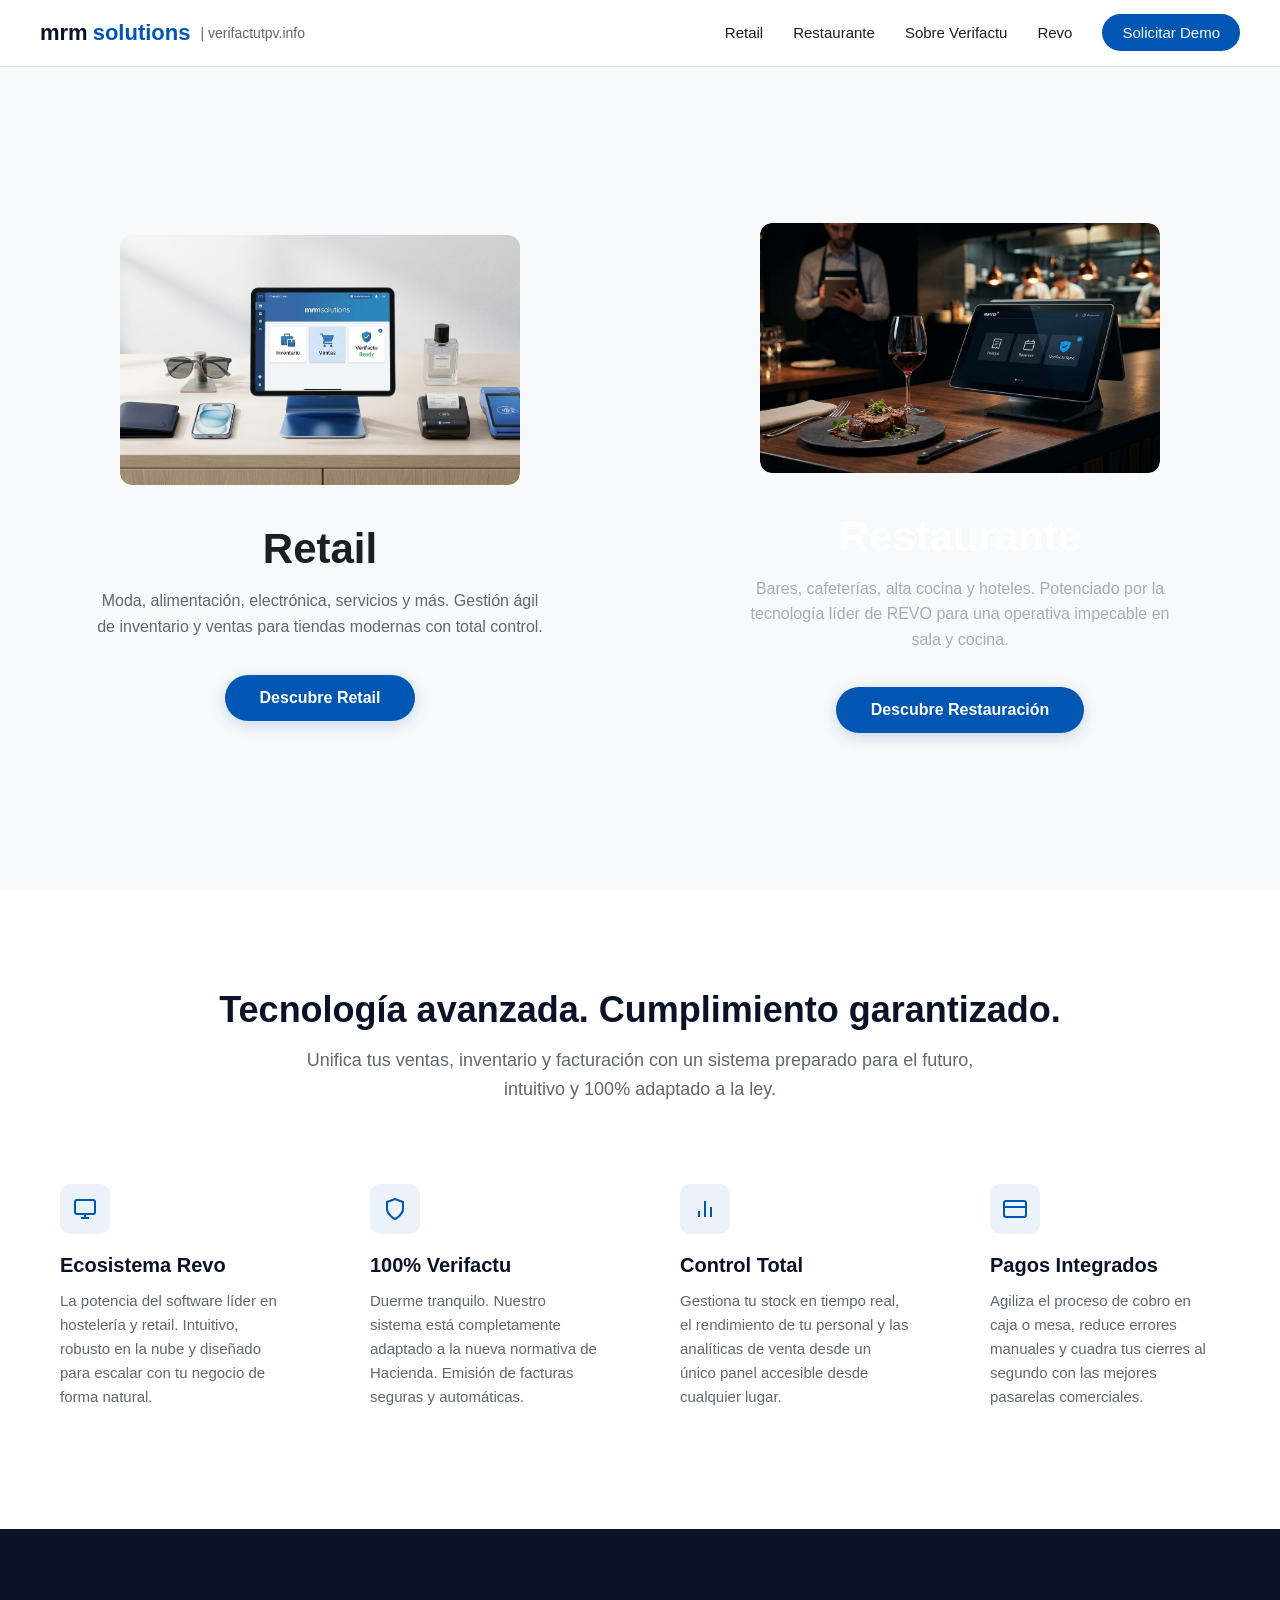
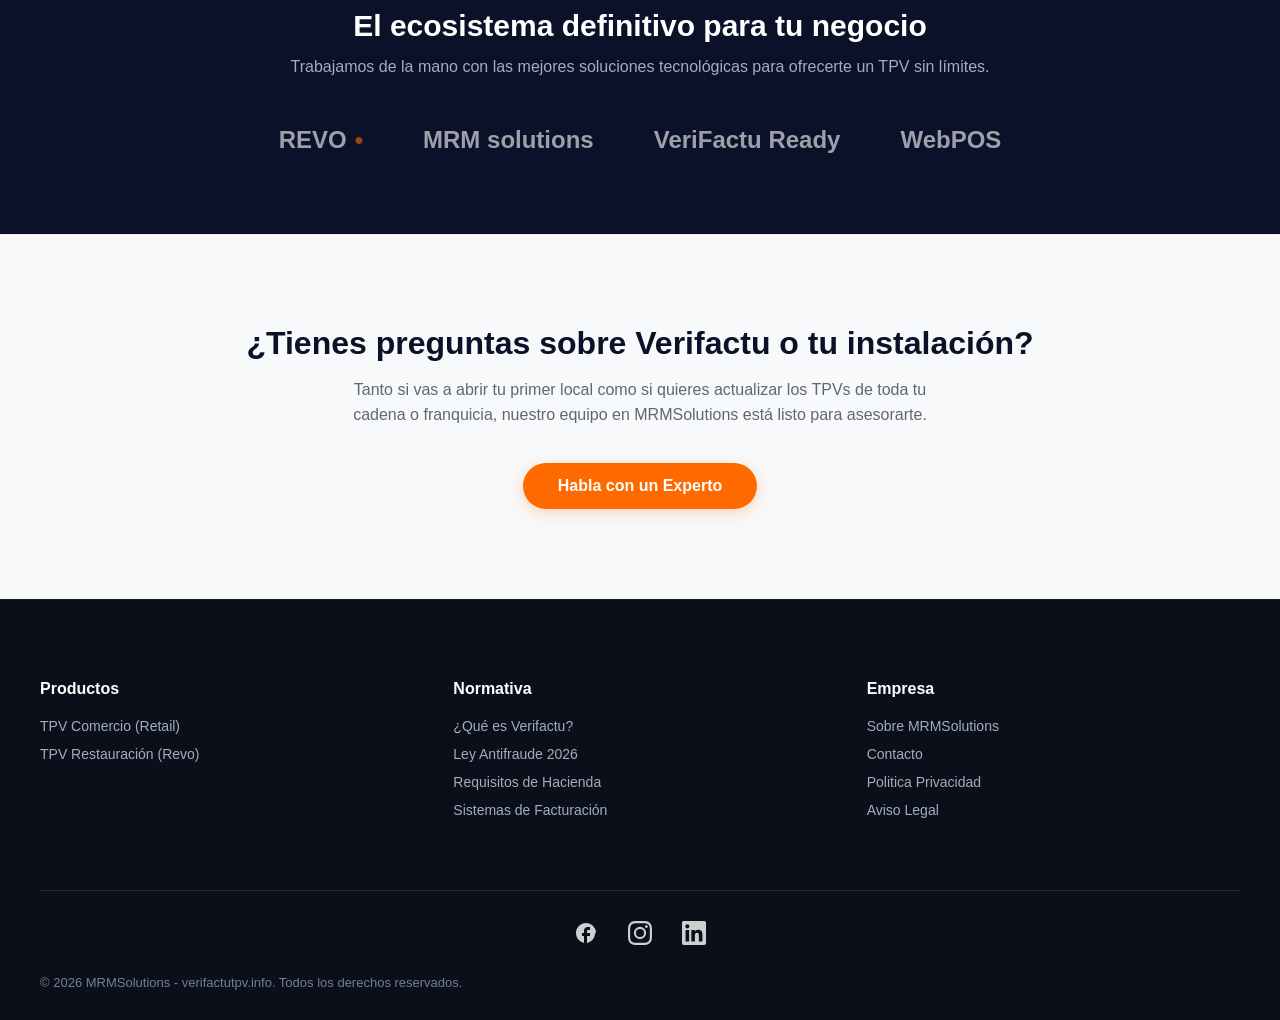
<file: HTML/index.html>
<!DOCTYPE html>
<html lang="es">
<head>
    <meta charset="UTF-8">
    <meta name="viewport" content="width=device-width, initial-scale=1.0">
    <title>Verifactu TPV | Soluciones Inteligentes por MRMSolutions</title>
    <link rel="stylesheet" href="../CSS/index.css">
</head>
<body>

    <nav class="navbar">
        <a href="https://mrmsolutions.es/" class="logo mrm">
            mrm<span>solutions</span><span class="domain">| verifactutpv.info</span>
        </a>
        
        <button class="menu-toggle" id="mobile-menu" aria-label="Abrir menú">
            <span class="bar"></span>
            <span class="bar"></span>
            <span class="bar"></span>
        </button>

        <ul class="nav-links" id="nav-links">
            <li><a href="../HTML/Retail.html">Retail</a></li>
            <li><a href="../HTML/Restaurante.html">Restaurante</a></li>
            <li><a href="https://www.cegid.com/ib/es/sistema-verifactu/">Sobre Verifactu</a></li>
            <li><a href="https://mrmsolutions.es/revo-xef-tpv-para-restaurantes/">Revo</a></li>
            <li><a href="#contacto" class="nav-btn">Solicitar Demo</a></li>
        </ul>
    </nav>

    <section class="hero-split">
        <div class="hero-half hero-retail" id="comercio">
            <div class="hero-image-container">
                <img src ="../IMG/Retail.png" alt="Solución TPV para Retail MRMSolutions" class="hero-tpv-image">
            </div>
            <h1>Retail</h1>
            <p>Moda, alimentación, electrónica, servicios y más. Gestión ágil de inventario y ventas para tiendas modernas con total control.</p>
            <a href="../HTML/Retail.html" class="btn btn-blue">Descubre Retail</a>
        </div>

        <div class="hero-half hero-restaurant" id="hosteleria">
            <div class="hero-image-container">
                <img src ="../IMG/Resturante.png" alt="Solución TPV para Restaurante MRMSolutions" class="hero-tpv-image">
            </div>
            <h1>Restaurante</h1>
            <p>Bares, cafeterías, alta cocina y hoteles. Potenciado por la tecnología líder de REVO para una operativa impecable en sala y cocina.</p>
            <a href="../HTML/Restaurante.html" class="btn btn-blue">Descubre Restauración</a>
        </div>
    </section>

    <section class="features-section" id="verifactu">
        <div class="section-header">
            <h2>Tecnología avanzada. Cumplimiento garantizado.</h2>
            <p>Unifica tus ventas, inventario y facturación con un sistema preparado para el futuro, intuitivo y 100% adaptado a la ley.</p>
        </div>
        
        <div class="features-grid">
            <div class="feature-card">
                <div class="feature-icon">
                    <svg width="24" height="24" viewBox="0 0 24 24" fill="none" stroke="currentColor" stroke-width="2"><rect x="2" y="3" width="20" height="14" rx="2" ry="2"></rect><line x1="8" y1="21" x2="16" y2="21"></line><line x1="12" y1="17" x2="12" y2="21"></line></svg>
                </div>
                <h3>Ecosistema Revo</h3>
                <p>La potencia del software líder en hostelería y retail. Intuitivo, robusto en la nube y diseñado para escalar con tu negocio de forma natural.</p>
            </div>
            <div class="feature-card">
                <div class="feature-icon">
                    <svg width="24" height="24" viewBox="0 0 24 24" fill="none" stroke="currentColor" stroke-width="2"><path d="M12 22s8-4 8-10V5l-8-3-8 3v7c0 6 8 10 8 10z"></path></svg>
                </div>
                <h3>100% Verifactu</h3>
                <p>Duerme tranquilo. Nuestro sistema está completamente adaptado a la nueva normativa de Hacienda. Emisión de facturas seguras y automáticas.</p>
            </div>
            <div class="feature-card">
                <div class="feature-icon">
                    <svg width="24" height="24" viewBox="0 0 24 24" fill="none" stroke="currentColor" stroke-width="2"><line x1="18" y1="20" x2="18" y2="10"></line><line x1="12" y1="20" x2="12" y2="4"></line><line x1="6" y1="20" x2="6" y2="14"></line></svg>
                </div>
                <h3>Control Total</h3>
                <p>Gestiona tu stock en tiempo real, el rendimiento de tu personal y las analíticas de venta desde un único panel accesible desde cualquier lugar.</p>
            </div>
            <div class="feature-card">
                <div class="feature-icon">
                    <svg width="24" height="24" viewBox="0 0 24 24" fill="none" stroke="currentColor" stroke-width="2"><rect x="1" y="4" width="22" height="16" rx="2" ry="2"></rect><line x1="1" y1="10" x2="23" y2="10"></line></svg>
                </div>
                <h3>Pagos Integrados</h3>
                <p>Agiliza el proceso de cobro en caja o mesa, reduce errores manuales y cuadra tus cierres al segundo con las mejores pasarelas comerciales.</p>
            </div>
        </div>
    </section>

    <section class="ecosystem-section" id="revo">
        <h2>El ecosistema definitivo para tu negocio</h2>
        <p>Trabajamos de la mano con las mejores soluciones tecnológicas para ofrecerte un TPV sin límites.</p>
        <div class="partners-logos">
            <div class="logo-placeholder logo-revo">REVO<span>•</span></div>
            <div class="logo-placeholder">MRM solutions</div>
            <div class="logo-placeholder">VeriFactu Ready</div>
            <div class="logo-placeholder">WebPOS</div>
        </div>
    </section>

    <section class="cta-section" id="contacto">
        <h2>¿Tienes preguntas sobre Verifactu o tu instalación?</h2>
        <p>Tanto si vas a abrir tu primer local como si quieres actualizar los TPVs de toda tu cadena o franquicia, nuestro equipo en MRMSolutions está listo para asesorarte.</p>
        <a href="mailto:info@mrmsolutions.es" class="btn btn-orange">Habla con un Experto</a>
    </section>

    <footer class="footer">
        <div class="footer-grid">
            <div class="footer-col">
                <h4>Productos</h4>
                <ul>
                    <li><a href="../HTML/Retail.html">TPV Comercio (Retail)</a></li>
                    <li><a href="../HTML/Restaurante.html">TPV Restauración (Revo)</a></li>
                </ul>
            </div>
            <div class="footer-col">
                <h4>Normativa</h4>
                <ul>
                    <li><a href="https://www.cegid.com/ib/es/sistema-verifactu/">¿Qué es Verifactu?</a></li>
                    <li><a href="https://www.hacienda.gob.es/eu-ES/Prensa/Noticias/Paginas/2025/20250401-CM-Ampliacion-plazo-factura-electronica.aspx">Ley Antifraude 2026</a></li>
                    <li><a href="https://sede.agenciatributaria.gob.es/Sede/iva/sistemas-informaticos-facturacion-verifactu/preguntas-frecuentes/caracteristicas-requisitos-sif-capacidad-remision-etc_.html">Requisitos de Hacienda</a></li>
                    <li><a href="https://sede.agenciatributaria.gob.es/Sede/iva/sistemas-informaticos-facturacion-verifactu/preguntas-frecuentes/sistemas-verifactu.html">Sistemas de Facturación</a></li>
                </ul>
            </div>
            <div class="footer-col">
                <h4>Empresa</h4>
                <ul>
                    <li><a href="https://mrmsolutions.es/">Sobre MRMSolutions</a></li>
                    <li><a href="https://mrmsolutions.es/contactanos/">Contacto</a></li>
                    <li><a href="https://mrmsolutions.es/privacy-policy/">Politica Privacidad</a></li>
                    <li><a href="https://mrmsolutions.es/aviso-legal/">Aviso Legal</a></li>
                </ul>
            </div>
        </div>
        <div class="footer-socials">
            <a href="https://www.facebook.com/MRMFoodserviceSolutions/?locale=es_ES" aria-label="Facebook">
                <svg viewBox="0 0 24 24"><path d="M22 12c0-5.52-4.48-10-10-10S2 6.48 2 12c0 4.84 3.44 8.87 8 9.8V15H8v-3h2V9.5C10 7.57 11.57 6 13.5 6H16v3h-2c-.55 0-1 .45-1 1v2h3v3h-3v6.95c4.56-.93 8-4.96 8-9.8z"/></svg>
            </a>
            <a href="https://www.instagram.com/mrm_solutions/" aria-label="Instagram">
                <svg viewBox="0 0 24 24"><path d="M12 2.163c3.204 0 3.584.012 4.85.07 3.252.148 4.771 1.691 4.919 4.919.058 1.265.069 1.645.069 4.849 0 3.205-.012 3.584-.069 4.849-.149 3.225-1.664 4.771-4.919 4.919-1.266.058-1.644.07-4.85.07-3.204 0-3.584-.012-4.849-.07-3.26-.149-4.771-1.699-4.919-4.92-.058-1.265-.07-1.644-.07-4.849 0-3.204.013-3.583.07-4.849.149-3.227 1.664-4.771 4.919-4.919 1.266-.057 1.645-.069 4.849-.069zM12 0C8.741 0 8.333.014 7.053.072 2.695.272.273 2.69.073 7.051.014 8.333 0 8.741 0 12c0 3.259.014 3.668.072 4.948.2 4.358 2.618 6.78 6.98 6.98 1.281.058 1.689.072 4.948.072 3.259 0 3.668-.014 4.948-.072 4.354-.2 6.782-2.618 6.979-6.98.059-1.28.073-1.689.073-4.948 0-3.259-.014-3.667-.072-4.947-.196-4.354-2.617-6.78-6.979-6.98C15.668.014 15.259 0 12 0zm0 5.838a6.162 6.162 0 1 0 0 12.324 6.162 6.162 0 0 0 0-12.324zM12 16a4 4 0 1 1 0-8 4 4 0 0 1 0 8zm6.406-11.845a1.44 1.44 0 1 0 0 2.881 1.44 1.44 0 0 0 0-2.881z"/></svg>
            </a>
            <a href="https://www.linkedin.com/company/mrm-solutions-sl/?originalSubdomain=es" aria-label="LinkedIn">
                <svg viewBox="0 0 24 24"><path d="M20.447 20.452h-3.554v-5.569c0-1.328-.027-3.037-1.852-3.037-1.853 0-2.136 1.445-2.136 2.939v5.667H9.351V9h3.414v1.561h.046c.477-.9 1.637-1.85 3.37-1.85 3.601 0 4.267 2.37 4.267 5.455v6.286zM5.337 7.433c-1.144 0-2.063-.926-2.063-2.065 0-1.138.92-2.063 2.063-2.063 1.14 0 2.064.925 2.064 2.063 0 1.139-.925 2.065-2.064 2.065zm1.782 13.019H3.555V9h3.564v11.452zM22.225 0H1.771C.792 0 0 .774 0 1.729v20.542C0 23.227.792 24 1.771 24h20.451C23.2 24 24 23.227 24 22.271V1.729C24 .774 23.2 0 22.222 0z"/></svg>
            </a>
        </div>
        <div class="footer-bottom">
            <p>&copy; 2026 MRMSolutions - verifactutpv.info. Todos los derechos reservados.</p>
        </div>
    </footer>

    <script src="../JS/script.js"></script>
</body>
</html>
</file>
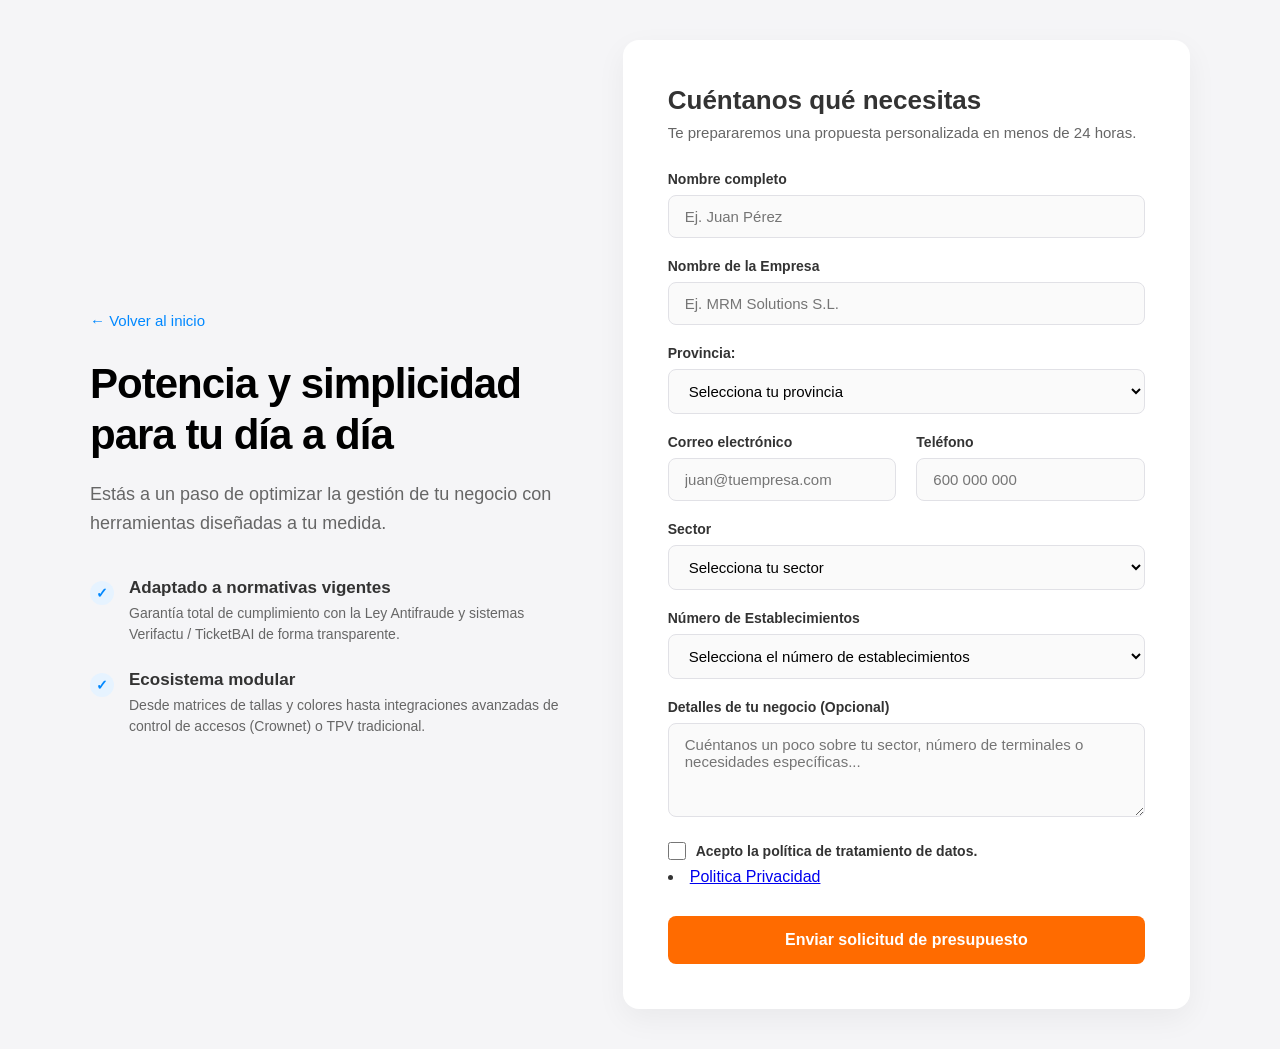
<file: Presupuesto.html>
<!DOCTYPE html>
<html lang="es">
<head>
    <meta charset="UTF-8">
    <meta name="viewport" content="width=device-width, initial-scale=1.0">
    <title>Solicitar Presupuesto - TPV Inteligente</title>
    <meta name="description" content="Solicita tu presupuesto para instalar la mejor TPV del mercado adaptada a Verifactu.">
    <link rel="stylesheet" href="CSS/restaurante.css">
    <link rel="stylesheet" href="CSS/presupuesto.css">
</head>
<body>

    <main class="budget-page">
        <div class="budget-container">
            
            <div class="budget-info">
                <a href="index.html" class="back-link">← Volver al inicio</a>
                <h1>Potencia y simplicidad para tu día a día</h1>
                <p class="budget-lead">Estás a un paso de optimizar la gestión de tu negocio con herramientas diseñadas a tu medida.</p>
                
                <div class="features-list">
                    <div class="feature-item">
                        <div class="feature-icon">✓</div>
                        <div class="feature-text">
                            <h3>Adaptado a normativas vigentes</h3>
                            <p>Garantía total de cumplimiento con la Ley Antifraude y sistemas Verifactu / TicketBAI de forma transparente.</p>
                        </div>
                    </div>
                    <div class="feature-item">
                        <div class="feature-icon">✓</div>
                        <div class="feature-text">
                            <h3>Ecosistema modular</h3>
                            <p>Desde matrices de tallas y colores hasta integraciones avanzadas de control de accesos (Crownet) o TPV tradicional.</p>
                        </div>
                    </div>
                </div>
            </div>

            <div class="budget-card">
                <h2>Cuéntanos qué necesitas</h2>
                <p class="card-subtitle">Te prepararemos una propuesta personalizada en menos de 24 horas.</p>

                <form action="https://formsubmit.co/info@mrmsolutions.es" method="POST" class="budget-form">
                    
                    <input type="hidden" name="_subject" value="Nueva solicitud de presupuesto TPV - MRM Solutions">
                    <input type="hidden" name="_captcha" value="false"> 
                    
                    <input type="hidden" id="correo-sector" name="Sector_Seleccionado" value="restaurant">
                    <input type="hidden" id="correo-titular-plan" name="Plan_Nombre" value="">
                    <input type="hidden" id="correo-detalles-plan" name="Plan_Caracteristicas" value="">
                    
                    <div class="form-group">
                        <label for="nombre">Nombre completo</label>
                        <input type="text" id="nombre" name="nombre" required placeholder="Ej. Juan Pérez">
                    </div>

                    <div class="form-group">
                        <label for="nombre">Nombre de la Empresa</label>
                        <input type="text" id="nombre" name="nombre" required placeholder="Ej. MRM Solutions S.L.">
                    </div>
                    
                    <div class="form-group">
                    <label for="provincia">Provincia:</label>
                        <select id="provincia" name="provincia" required>
                        <option value="" disabled selected>Selecciona tu provincia</option>
                        <option value="alava">Álava</option>
                        <option value="albacete">Albacete</option>
                        <option value="alicante">Alicante</option>
                        <option value="almeria">Almería</option>
                        <option value="asturias">Asturias</option>
                        <option value="avila">Ávila</option>
                        <option value="badajoz">Badajoz</option>
                        <option value="barcelona">Barcelona</option>
                        <option value="burgos">Burgos</option>
                        <option value="caceres">Cáceres</option>
                        <option value="cadiz">Cádiz</option>
                        <option value="cantabria">Cantabria</option>
                        <option value="castellon">Castellón</option>
                        <option value="ceuta">Ceuta</option>
                        <option value="ciudad-real">Ciudad Real</option>
                        <option value="cordoba">Córdoba</option>
                        <option value="cuenca">Cuenca</option>
                        <option value="girona">Girona</option>
                        <option value="granada">Granada</option>
                        <option value="guadalajara">Guadalajara</option>
                        <option value="guipuzcoa">Guipúzcoa</option>
                        <option value="huelva">Huelva</option>
                        <option value="huesca">Huesca</option>
                        <option value="illes-balears">Illes Balears</option>
                        <option value="jaen">Jaén</option>
                        <option value="la-coruna">La Coruña</option>
                        <option value="la-rioja">La Rioja</option>
                        <option value="las-palmas">Las Palmas</option>
                        <option value="leon">León</option>
                        <option value="lleida">Lleida</option>
                        <option value="lugo">Lugo</option>
                        <option value="madrid">Madrid</option>
                        <option value="malaga">Málaga</option>
                        <option value="melilla">Melilla</option>
                        <option value="murcia">Murcia</option>
                        <option value="navarra">Navarra</option>
                        <option value="ourense">Ourense</option>
                        <option value="palencia">Palencia</option>
                        <option value="pontevedra">Pontevedra</option>
                        <option value="salamanca">Salamanca</option>
                        <option value="santa-cruz-tenerife">Santa Cruz de Tenerife</option>
                        <option value="segovia">Segovia</option>
                        <option value="sevilla">Sevilla</option>
                        <option value="soria">Soria</option>
                        <option value="tarragona">Tarragona</option>
                        <option value="teruel">Teruel</option>
                        <option value="toledo">Toledo</option>
                        <option value="valencia">Valencia</option>
                        <option value="valladolid">Valladolid</option>
                        <option value="vizcaya">Vizcaya</option>
                        <option value="zamora">Zamora</option>
                        <option value="zaragoza">Zaragoza</option>
                    </select>
                </div>
                    <div class="form-group-row">
                        <div class="form-group">
                            <label for="email">Correo electrónico</label>
                            <input type="email" id="email" name="email" required placeholder="juan@tuempresa.com">
                        </div>
                        <div class="form-group">
                            <label for="telefono">Teléfono</label>
                            <input type="tel" id="telefono" name="telefono" required placeholder="600 000 000">
                        </div>
                    </div>

                    <div class="form-group">
                        <label for="plan">Sector</label>
                        <select id="plan" name="plan" >
                            <option value="" disabled selected>Selecciona tu sector</option>
                            <option value="Restauración">Restauración</option>
                            <option value="Comercio">Comercio</option>
                            <option value="Hotel">Hotel</option>
                        </select>
                    </div>

                    <div class="form-group">
                        <label for="plan">Número de Establecimientos</label>
                        <select id="plan" name="plan">
                            <option value="" disabled selected>Selecciona el número de establecimientos</option>
                            <option value="1 establecimiento">1 establecimiento</option>
                            <option value="2-5 establecimientos">2-5 establecimientos</option>
                            <option value="más de 5 establecimientos">Más de 5 establecimientos</option>
                        </select>
                    </div>
                    <div class="form-group">
                        <label for="mensaje">Detalles de tu negocio (Opcional)</label>
                        <textarea id="mensaje" name="mensaje" rows="4" placeholder="Cuéntanos un poco sobre tu sector, número de terminales o necesidades específicas..."></textarea>
                    </div>

                    <div class="form-group privacy-checkbox">
                        <label class="checkbox-label">
                            <input type="checkbox" required name="privacidad"> Acepto la política de tratamiento de datos.
                        </label>
                        <li><a href="https://mrmsolutions.es/privacy-policy/">Politica Privacidad</a></li>
                    </div>

                    <button type="submit" href="mailto:info@mrmsolutions.es" class="btn-submit">Enviar solicitud de presupuesto</button>
                </form>
            </div>
        </div>
    </main>
</body>
</html>
</file>
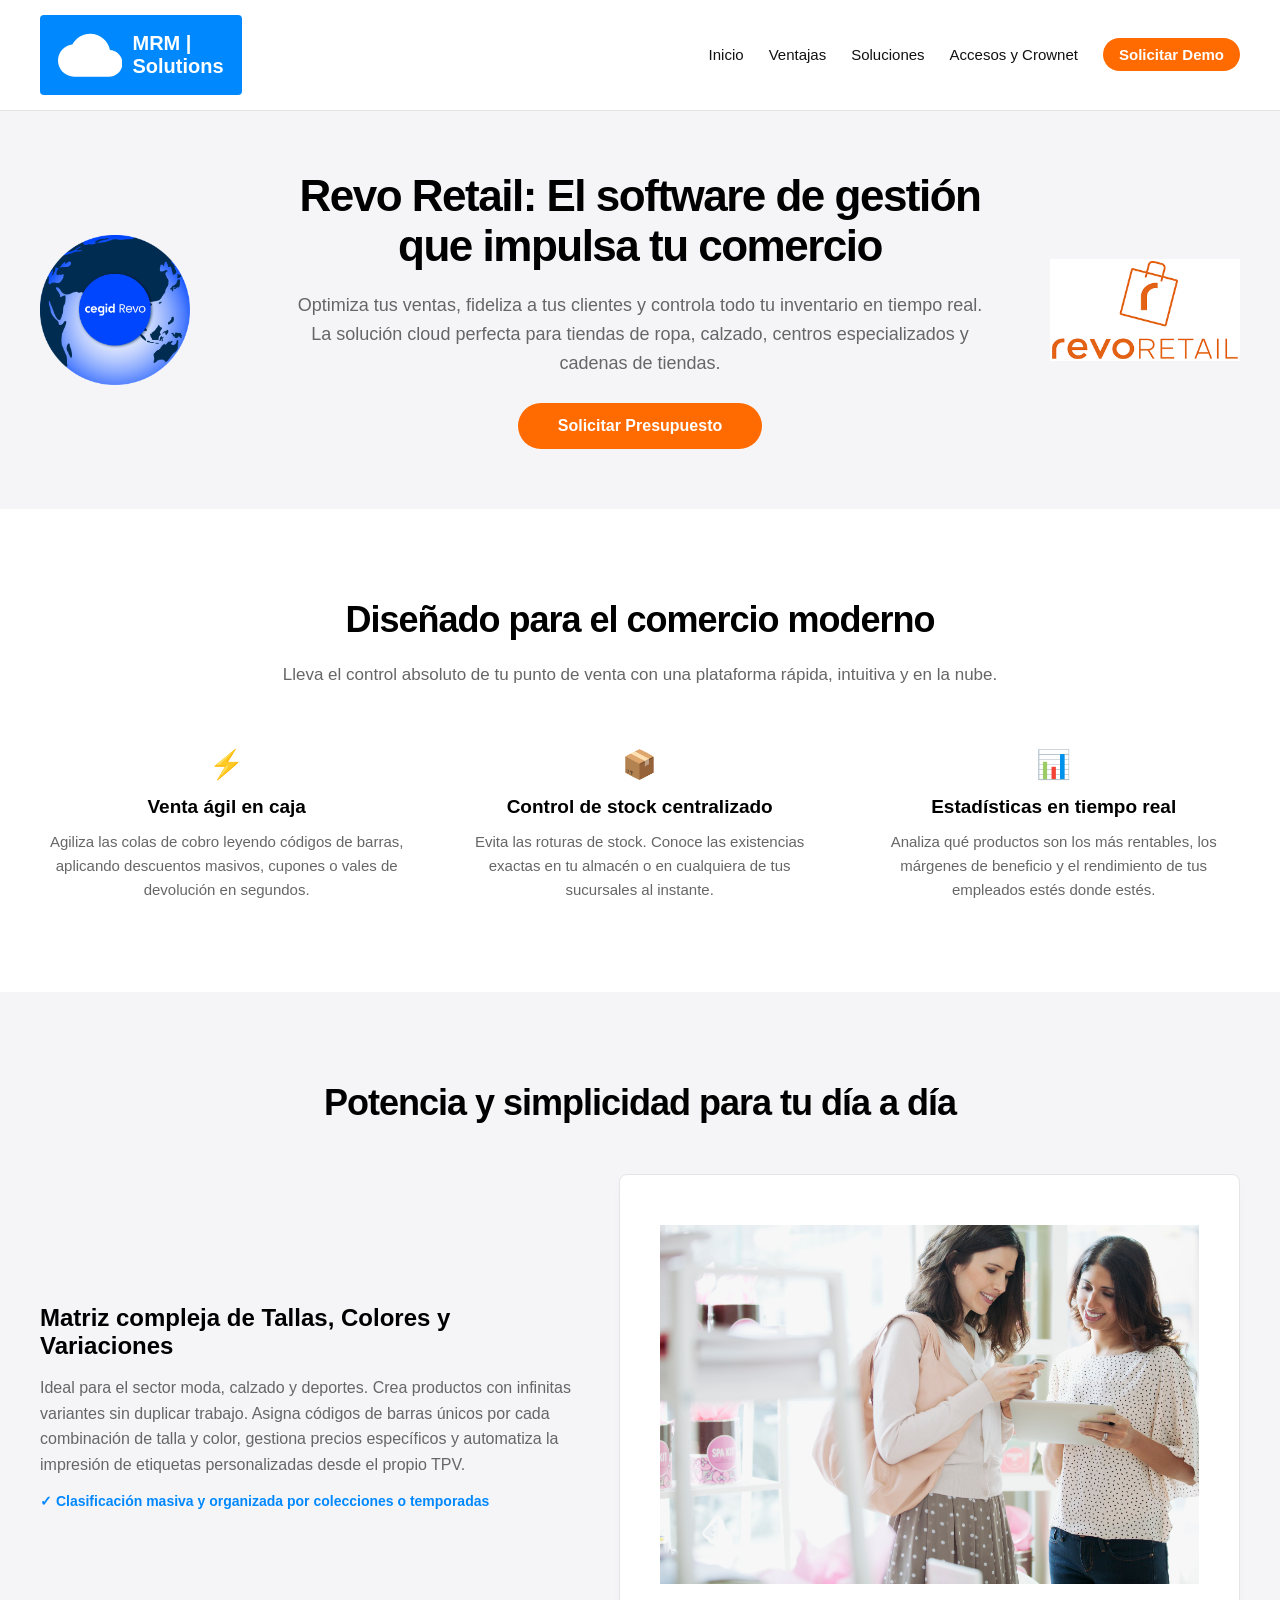
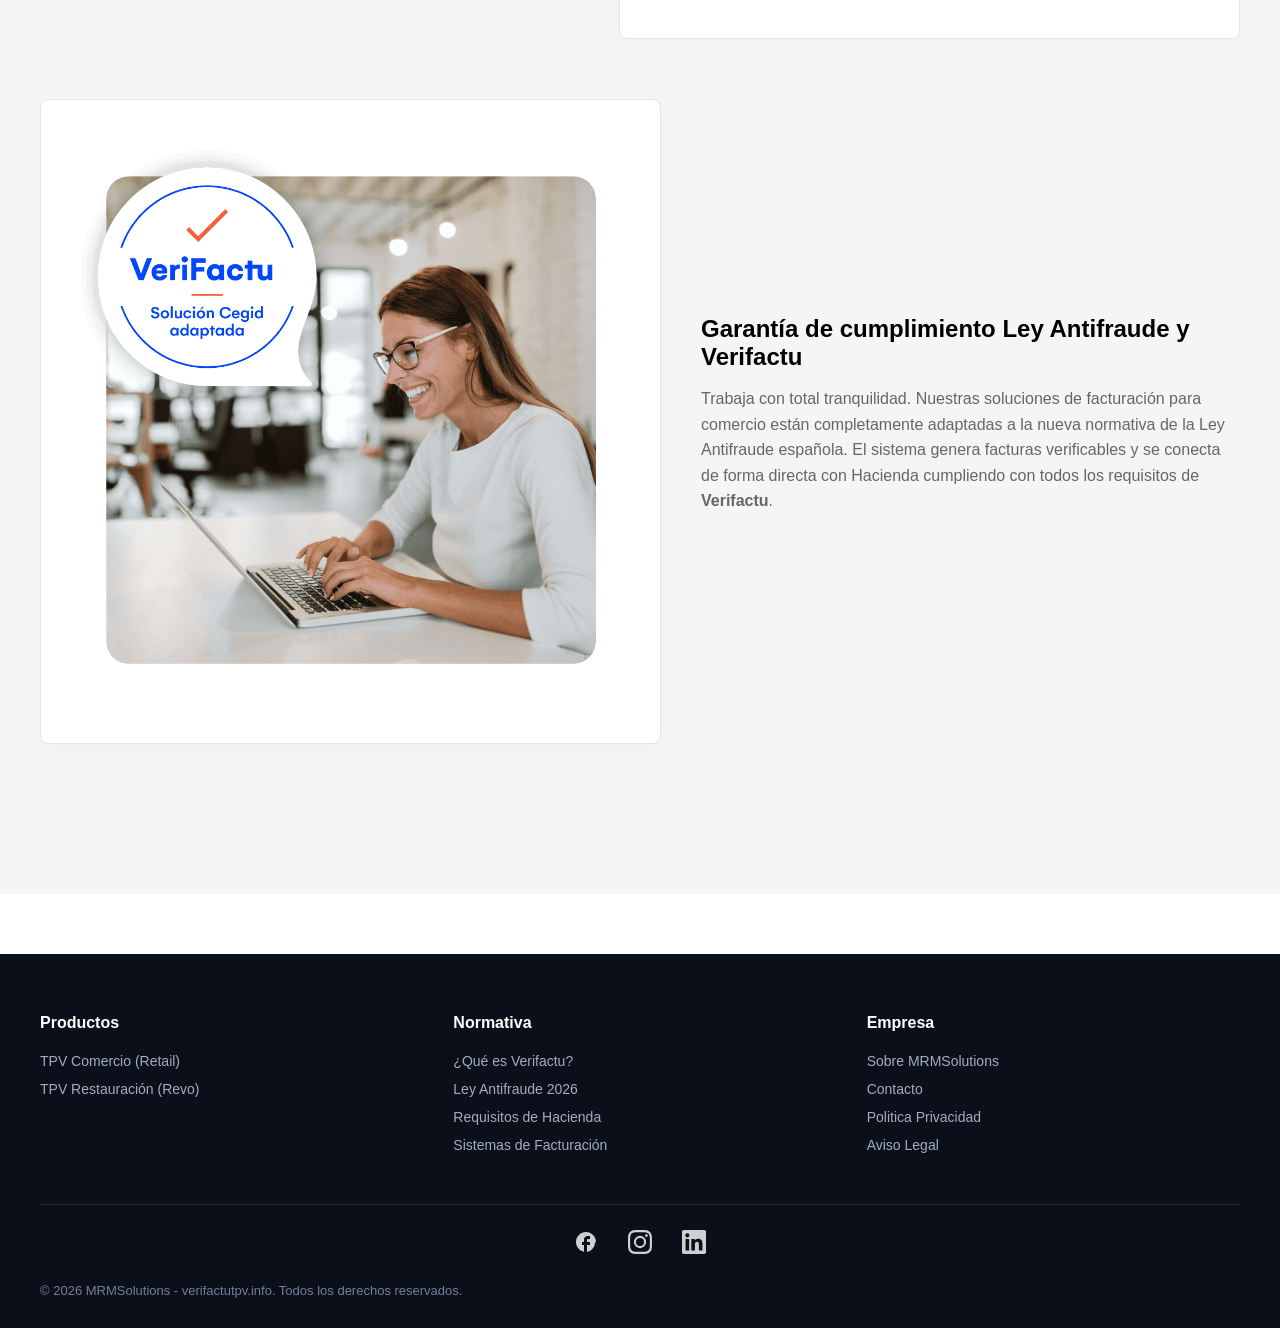
<file: Retail.html>
<!DOCTYPE html>
<html lang="es">
<head>
    <meta charset="UTF-8">
    <meta name="viewport" content="width=device-width, initial-scale=1.0">
    <title>Software TPV para Comercios y Retail | Verifactu</title>
    <meta name="description" content="Optimiza la gestión de tu tienda o negocio de retail con nuestro software TPV. Control de inventario, soluciones avanzadas de venta y total adaptación a Verifactu.">
    <link rel="stylesheet" href="CSS/retail.css">
</head>
<body>

    <nav class="navbar">
        <a href="index.html" class="logo-mrm">
            <svg class="cloud-icon" viewBox="0 0 24 24" fill="currentColor">
                <path d="M19.35 10.04C18.67 6.59 15.64 4 12 4 9.11 4 6.6 5.64 5.35 8.04 2.34 8.36 0 10.91 0 14c0 3.31 2.69 6 6 6h13c2.76 0 5-2.24 5-5 0-2.64-2.05-4.78-4.65-4.96z"/>
            </svg>
            <span class="brand-text">MRM | Solutions</span>
        </a>
        
        <button class="menu-toggle" id="mobile-menu" aria-label="Abrir menú">
            <span class="bar"></span>
            <span class="bar"></span>
            <span class="bar"></span>
        </button>

        <ul class="nav-links" id="nav-links">
            <li><a href="index.html">Inicio</a></li>
            <li><a href="#ventajas">Ventajas</a></li>
            <li><a href="#soluciones">Soluciones</a></li>
            <li><a href="#control-accesos">Accesos y Crownet</a></li>
            <li><a href="Presupuesto.html" class="nav-btn-orange">Solicitar Demo</a></li>
        </ul>
    </nav>

    <header class="retail-hero-section">
        <div class="hero-brands-container">
            <div class="hero-logo-side left-side">
                    <img src="IMG/CegidRevo.png" alt="Logo Cegid Revo" class="brand-logo-img logo-cegid">
                </div>

            <div class="hero-center-content">
                <h1>Revo Retail: El software de gestión que impulsa tu comercio</h1>
                <p class="retail-subtitle-hero">
                    Optimiza tus ventas, fideliza a tus clientes y controla todo tu inventario en tiempo real. La solución cloud perfecta para tiendas de ropa, calzado, centros especializados y cadenas de tiendas.
                </p>
                <a href="Presupuesto.html?sector=retail" class="btn-orange">Solicitar Presupuesto</a>
            </div>

            <div class="hero-logo-side right-side">
                <img src="IMG/RevoRetail.png" alt="Logo Revo Retail" class="brand-logo-img logo-retail">
            </div>
        </div>
    </header>

    <section class="retail-section" id="ventajas">
        <div class="tech-container">
            <h2>Diseñado para el comercio moderno</h2>
            <p class="tech-subtitle">Lleva el control absoluto de tu punto de venta con una plataforma rápida, intuitiva y en la nube.</p>
            
            <div class="tech-grid">
                <div class="tech-column fade-in-up">
                    <div class="tech-icon">⚡</div>
                    <h3>Venta ágil en caja</h3>
                    <p>Agiliza las colas de cobro leyendo códigos de barras, aplicando descuentos masivos, cupones o vales de devolución en segundos.</p>
                </div>
                <div class="tech-column fade-in-up">
                    <div class="tech-icon">📦</div>
                    <h3>Control de stock centralizado</h3>
                    <p>Evita las roturas de stock. Conoce las existencias exactas en tu almacén o en cualquiera de tus sucursales al instante.</p>
                </div>
                <div class="tech-column fade-in-up">
                    <div class="tech-icon">📊</div>
                    <h3>Estadísticas en tiempo real</h3>
                    <p>Analiza qué productos son los más rentables, los márgenes de beneficio y el rendimiento de tus empleados estés donde estés.</p>
                </div>
            </div>
        </div>
    </section>

    <section class="retail-section" id="soluciones" style="background-color: var(--light-gray);">
        <div class="tech-container">
            <h2 style="margin-bottom: 50px;">Potencia y simplicidad para tu día a día</h2>
            
            <div class="retail-row-container">
                <div class="retail-row-text fade-in-up">
                    <h3>Matriz compleja de Tallas, Colores y Variaciones</h3>
                    <p>
                        Ideal para el sector moda, calzado y deportes. Crea productos con infinitas variantes sin duplicar trabajo. Asigna códigos de barras únicos por cada combinación de talla y color, gestiona precios específicos y automatiza la impresión de etiquetas personalizadas desde el propio TPV.
                    </p>
                    <span class="tech-highlight">✓ Clasificación masiva y organizada por colecciones o temporadas</span>
                </div>
                <div class="retail-row-image fade-in-up">
                    <img src="IMG/revo_intouch_retail.jpg" alt="MatrizComplejaRetail">
                </div>
            </div>

            <div class="retail-row-container reverse">
                <div class="retail-row-image fade-in-up">
                    <img src="IMG/Certificado_Cegid_Verifactu.png" alt="CertificacionVerifactuRetail">
                </div>
                <div class="retail-row-text fade-in-up">
                    <h3>Garantía de cumplimiento Ley Antifraude y Verifactu</h3>
                    <p>
                        Trabaja con total tranquilidad. Nuestras soluciones de facturación para comercio están completamente adaptadas a la nueva normativa de la Ley Antifraude española. El sistema genera facturas verificables y se conecta de forma directa con Hacienda cumpliendo con todos los requisitos de <b>Verifactu</b>.
                    </p>
                    </p>
                </div>
            </div>
        </div>
    </section>

    <footer class="footer">
        <div class="footer-grid">
            <div class="footer-col">
                <h4>Productos</h4>
                <ul>
                    <li><a href="Retail.html">TPV Comercio (Retail)</a></li>
                    <li><a href="Restaurante.html">TPV Restauración (Revo)</a></li>
                </ul>
            </div>
            <div class="footer-col">
                <h4>Normativa</h4>
                <ul>
                    <li><a href="https://www.cegid.com/ib/es/sistema-verifactu/">¿Qué es Verifactu?</a></li>
                    <li><a href="https://www.hacienda.gob.es/eu-ES/Prensa/Noticias/Paginas/2025/20250401-CM-Ampliacion-plazo-factura-electronica.aspx">Ley Antifraude 2026</a></li>
                    <li><a href="https://sede.agenciatributaria.gob.es/Sede/iva/sistemas-informaticos-facturacion-verifactu/preguntas-frecuentes/caracteristicas-requisitos-sif-capacidad-remision-etc_.html">Requisitos de Hacienda</a></li>
                    <li><a href="https://sede.agenciatributaria.gob.es/Sede/iva/sistemas-informaticos-facturacion-verifactu/preguntas-frecuentes/sistemas-verifactu.html">Sistemas de Facturación</a></li>
                </ul>
            </div>
            <div class="footer-col">
                <h4>Empresa</h4>
                <ul>
                    <li><a href="https://mrmsolutions.es/">Sobre MRMSolutions</a></li>
                    <li><a href="https://mrmsolutions.es/contactanos/">Contacto</a></li>
                    <li><a href="https://mrmsolutions.es/privacy-policy/">Politica Privacidad</a></li>
                    <li><a href="https://mrmsolutions.es/aviso-legal/">Aviso Legal</a></li>
                </ul>
            </div>
        </div>

        <div class="footer-socials">
            <a href="https://www.facebook.com/MRMFoodserviceSolutions/?locale=es_ES" aria-label="Facebook"><svg viewBox="0 0 24 24"><path d="M22 12c0-5.52-4.48-10-10-10S2 6.48 2 12c0 4.84 3.44 8.87 8 9.8V15H8v-3h2V9.5C10 7.57 11.57 6 13.5 6H16v3h-2c-.55 0-1 .45-1 1v2h3v3h-3v6.95c4.56-.93 8-4.96 8-9.8z"/></svg></a>
            <a href="https://www.instagram.com/mrm_solutions/" aria-label="Instagram"><svg viewBox="0 0 24 24"><path d="M12 2.163c3.204 0 3.584.012 4.85.07 3.252.148 4.771 1.691 4.919 4.919.058 1.265.069 1.645.069 4.849 0 3.205-.012 3.584-.069 4.849-.149 3.225-1.664 4.771-4.919 4.919-1.266.058-1.644.07-4.85.07-3.204 0-3.584-.012-4.849-.07-3.26-.149-4.771-1.699-4.919-4.92-.058-1.265-.07-1.644-.07-4.849 0-3.204.013-3.583.07-4.849.149-3.227 1.664-4.771 4.919-4.919 1.266-.057 1.645-.069 4.849-.069zM12 0C8.741 0 8.333.014 7.053.072 2.695.272.273 2.69.073 7.051.014 8.333 0 8.741 0 12c0 3.259.014 3.668.072 4.948.2 4.358 2.618 6.78 6.98 6.98 1.281.058 1.689.072 4.948.072 3.259 0 3.668-.014 4.948-.072 4.354-.2 6.782-2.618 6.979-6.98.059-1.28.073-1.689.073-4.948 0-3.259-.014-3.667-.072-4.947-.196-4.354-2.617-6.78-6.979-6.98C15.668.014 15.259 0 12 0zm0 5.838a6.162 6.162 0 1 0 0 12.324 6.162 6.162 0 0 0 0-12.324zM12 16a4 4 0 1 1 0-8 4 4 0 0 1 0 8zm6.406-11.845a1.44 1.44 0 1 0 0 2.881 1.44 1.44 0 0 0 0-2.881z"/></svg></a>
            <a href="https://www.linkedin.com/company/mrm-solutions-sl/?originalSubdomain=es" aria-label="LinkedIn"><svg viewBox="0 0 24 24"><path d="M20.447 20.452h-3.554v-5.569c0-1.328-.027-3.037-1.852-3.037-1.853 0-2.136 1.445-2.136 2.939v5.667H9.351V9h3.414v1.561h.046c.477-.9 1.637-1.85 3.37-1.85 3.601 0 4.267 2.37 4.267 5.455v6.286zM5.337 7.433c-1.144 0-2.063-.926-2.063-2.065 0-1.138.92-2.063 2.063-2.063 1.14 0 2.064.925 2.064 2.063 0 1.139-.925 2.065-2.064 2.065zm1.782 13.019H3.555V9h3.564v11.452zM22.225 0H1.771C.792 0 0 .774 0 1.729v20.542C0 23.227.792 24 1.771 24h20.451C23.2 24 24 23.227 24 22.271V1.729C24 .774 23.2 0 22.222 0z"/></svg></a>
        </div>

        <div class="footer-bottom">
            <p>&copy; 2026 MRMSolutions - verifactutpv.info. Todos los derechos reservados.</p>
        </div>
    </footer>

    <script>
        const mobileMenu = document.getElementById('mobile-menu');
        const navLinks = document.getElementById('nav-links');
        const navItems = document.querySelectorAll('.nav-links a');

        mobileMenu.addEventListener('click', () => {
            navLinks.classList.toggle('active');
            mobileMenu.classList.toggle('open');
        });

        navItems.forEach(item => {
            item.addEventListener('click', () => {
                navLinks.classList.remove('active');
                mobileMenu.classList.remove('open');
            });
        });
    </script>

    <script src="JS/script.js"></script>
</body>
</html>
</file>
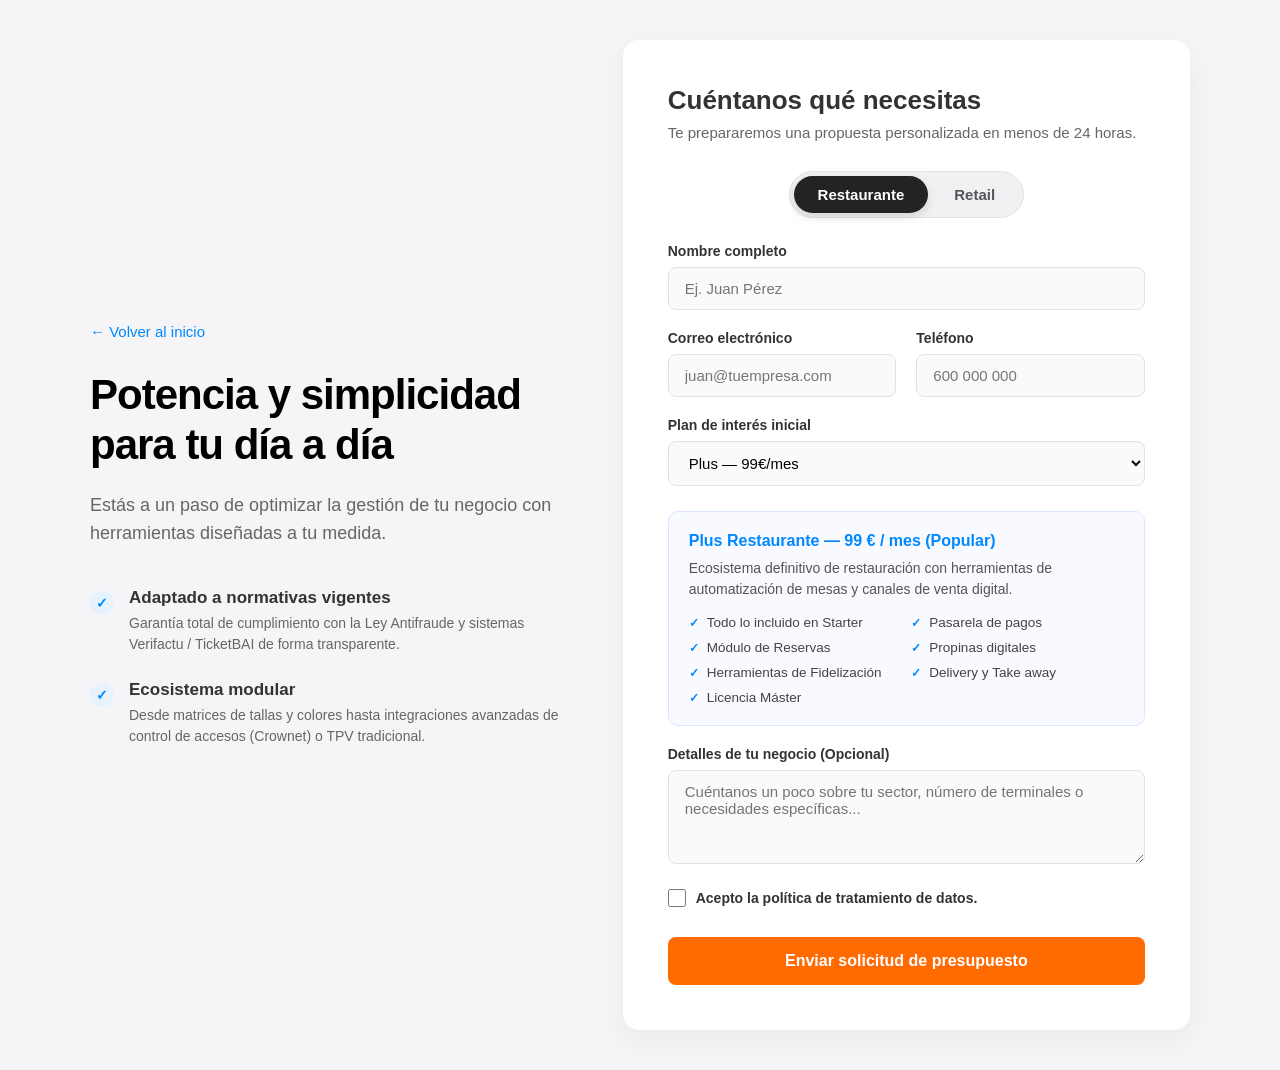
<file: HTML/Presupuesto.html>
<!DOCTYPE html>
<html lang="es">
<head>
    <meta charset="UTF-8">
    <meta name="viewport" content="width=device-width, initial-scale=1.0">
    <title>Solicitar Presupuesto - TPV Inteligente</title>
    <link rel="stylesheet" href="../CSS/restaurante.css">
    <link rel="stylesheet" href="../CSS/presupuesto.css">
</head>
<body>

    <main class="budget-page">
        <div class="budget-container">
            
            <div class="budget-info">
                <a href="../HTML/Inicio.html" class="back-link">← Volver al inicio</a>
                <h1>Potencia y simplicidad para tu día a día</h1>
                <p class="budget-lead">Estás a un paso de optimizar la gestión de tu negocio con herramientas diseñadas a tu medida.</p>
                
                <div class="features-list">
                    <div class="feature-item">
                        <div class="feature-icon">✓</div>
                        <div class="feature-text">
                            <h3>Adaptado a normativas vigentes</h3>
                            <p>Garantía total de cumplimiento con la Ley Antifraude y sistemas Verifactu / TicketBAI de forma transparente.</p>
                        </div>
                    </div>
                    <div class="feature-item">
                        <div class="feature-icon">✓</div>
                        <div class="feature-text">
                            <h3>Ecosistema modular</h3>
                            <p>Desde matrices de tallas y colores hasta integraciones avanzadas de control de accesos (Crownet) o TPV tradicional.</p>
                        </div>
                    </div>
                </div>
            </div>

            <div class="budget-card">
                <h2>Cuéntanos qué necesitas</h2>
                <p class="card-subtitle">Te prepararemos una propuesta personalizada en menos de 24 horas.</p>
                
                <div class="sector-toggle-container">
                    <div class="sector-toggle">
                        <button type="button" id="btn-restaurant" class="sector-btn active" onclick="cambiarSector('restaurant')">Restaurante</button>
                        <button type="button" id="btn-retail" class="sector-btn" onclick="cambiarSector('retail')">Retail</button>
                    </div>
                </div>

                <form action="https://formsubmit.co/info@mrmsolutions.es" method="POST" class="budget-form">
                    
                    <input type="hidden" name="_subject" value="Nueva solicitud de presupuesto TPV - MRM Solutions">
                    <input type="hidden" name="_captcha" value="false"> 
                    
                    <input type="hidden" id="correo-sector" name="Sector_Seleccionado" value="restaurant">
                    <input type="hidden" id="correo-titular-plan" name="Plan_Nombre" value="">
                    <input type="hidden" id="correo-detalles-plan" name="Plan_Caracteristicas" value="">
                    
                    <div class="form-group">
                        <label for="nombre">Nombre completo</label>
                        <input type="text" id="nombre" name="nombre" required placeholder="Ej. Juan Pérez">
                    </div>

                    <div class="form-group-row">
                        <div class="form-group">
                            <label for="email">Correo electrónico</label>
                            <input type="email" id="email" name="email" required placeholder="juan@tuempresa.com">
                        </div>
                        <div class="form-group">
                            <label for="telefono">Teléfono</label>
                            <input type="tel" id="telefono" name="telefono" required placeholder="600 000 000">
                        </div>
                    </div>

                    <div class="form-group">
                        <label for="plan">Plan de interés inicial</label>
                        <select id="plan" name="plan" onchange="actualizarDetallesPlan()">
                            <option value="estandar">Estandar — 59€/mes</option>
                            <option value="plus" selected>Plus — 99€/mes</option>
                            <option value="empresa">Empresa — A medida</option>
                        </select>
                    </div>

                    <div class="form-group">
                        <div id="plan-info-box" class="plan-info-box">
                            <h4 id="plan-titular">Cargando plan...</h4>
                            <p id="plan-descripcion"></p>
                            <ul id="plan-caracteristicas" class="plan-features-list">
                            </ul>
                        </div>
                    </div>

                    <div class="form-group">
                        <label for="mensaje">Detalles de tu negocio (Opcional)</label>
                        <textarea id="mensaje" name="mensaje" rows="4" placeholder="Cuéntanos un poco sobre tu sector, número de terminales o necesidades específicas..."></textarea>
                    </div>

                    <div class="form-group privacy-checkbox">
                        <label class="checkbox-label">
                            <input type="checkbox" required name="privacidad"> Acepto la política de tratamiento de datos.
                        </label>
                    </div>

                    <button type="submit" class="btn-submit">Enviar solicitud de presupuesto</button>
                </form>
            </div>
        </div>
    </main>

    <script>
        let sectorActual = 'restaurant';

        const baseDatosPlanes = {
            restaurant: {
                estandar: {
                    titular: "Estandar Restaurante — 59 € / mes",
                    descripcion: "Gestión ágil para establecimientos que buscan control completo de sala, barra y cumplimiento normativo.",
                    caracteristicas: ["Verifactu y TicketBAI", "Dashboard de control", "Fichaje digital", "Carta digital", "Autopedidos", "Soporte técnico", "Gestión de stock"]
                },
                plus: {
                    titular: "Plus Restaurante — 99 € / mes (Popular)",
                    descripcion: "Ecosistema definitivo de restauración con herramientas de automatización de mesas y canales de venta digital.",
                    caracteristicas: ["Todo lo incluido en Starter", "Pasarela de pagos", "Módulo de Reservas", "Propinas digitales", "Herramientas de Fidelización", "Delivery y Take away", "Licencia Máster"]
                },
                empresa: {
                    titular: "Empresa Restaurante — A medida",
                    descripcion: "Diseñado para franquicias, cadenas de restauración organizada y alta volumetría de comandas.",
                    caracteristicas: ["Todo lo incluido en Plus", "Experto dedicado", "Servicios especializados", "Ahorro por volumen", "Desarrollos exclusivos"]
                }
            },
            retail: {
                estandar: {
                    titular: "Estandar Retail — 59 € / mes",
                    descripcion: "Perfecto para tiendas independientes y comercios tradicionales que requieren facturación robusta y ágil.",
                    caracteristicas: ["Verifactu y TicketBAI", "Dashboard de control", "Fichaje digital de empleados", "Control de inventario básico", "Impresión de tickets lineales", "Soporte técnico permanente"]
                },
                plus: {
                    titular: "Plus Retail — 99 € / mes (Recomendado)",
                    descripcion: "Solución avanzada para sector moda, calzado y deportes con flujos optimizados de mercancía y etiquetado.",
                    caracteristicas: ["Todo lo incluido en Starter Retail", "Matriz avanzada de Tallas, Colores y Variaciones", "Automatización de etiquetas desde TPV", "Pasarela de pagos unificada", "Fidelización de clientes CRM", "Sincronización multitienda / stock"]
                },
                empresa: {
                    titular: "Empresa Retail — A medida",
                    descripcion: "Para grandes retailers, centros de distribución o integraciones de control de accesos complejos (Crownet).",
                    caracteristicas: ["Todo lo incluido en Plus Retail", "Integración avanzada Crownet (Accesos/Taquillas)", "Gestión centralizada de compras", "Consultoría técnica e implantación", "SLA garantizado y soporte VIP"]
                }
            }
        };

        function cambiarSector(sector) {
            sectorActual = sector;
            
            document.getElementById('btn-restaurant').classList.remove('active');
            document.getElementById('btn-retail').classList.remove('active');
            
            if (sector === 'restaurant') {
                document.getElementById('btn-restaurant').classList.add('active');
            } else {
                document.getElementById('btn-retail').classList.add('active');
            }

            actualizarDetallesPlan();
        }

        function actualizarDetallesPlan() {
            const selectPlan = document.getElementById('plan');
            const planSeleccionado = selectPlan.value; 
            
            const datosPlan = baseDatosPlanes[sectorActual][planSeleccionado];

            document.getElementById('plan-titular').innerText = datosPlan.titular;
            document.getElementById('plan-descripcion').innerText = datosPlan.descripcion;

            const contenedorLista = document.getElementById('plan-caracteristicas');
            contenedorLista.innerHTML = '';

            datosPlan.caracteristicas.forEach(item => {
                const li = document.createElement('li');
                li.innerHTML = `<span class="bullet-check">✓</span> ${item}`;
                contenedorLista.appendChild(li);
            });

            // Guardar dinámicamente los datos elegidos para mandarlos por email
            document.getElementById('correo-sector').value = sectorActual.toUpperCase();
            document.getElementById('correo-titular-plan').value = datosPlan.titular;
            document.getElementById('correo-detalles-plan').value = datosPlan.caracteristicas.join(' | ');
        }

        function inicializarPagina() {
            const parametrosURL = new URLSearchParams(window.location.search);
            const sectorDetectado = parametrosURL.get('sector'); 

            if (sectorDetectado === 'restaurant' || sectorDetectado === 'retail') {
                cambiarSector(sectorDetectado);
            } else {
                actualizarDetallesPlan();
            }
        }

        // 'inicializarPagina' para que detecte la URL al entrar
        window.onload = inicializarPagina;
    </script>
</body>
</html>
</file>
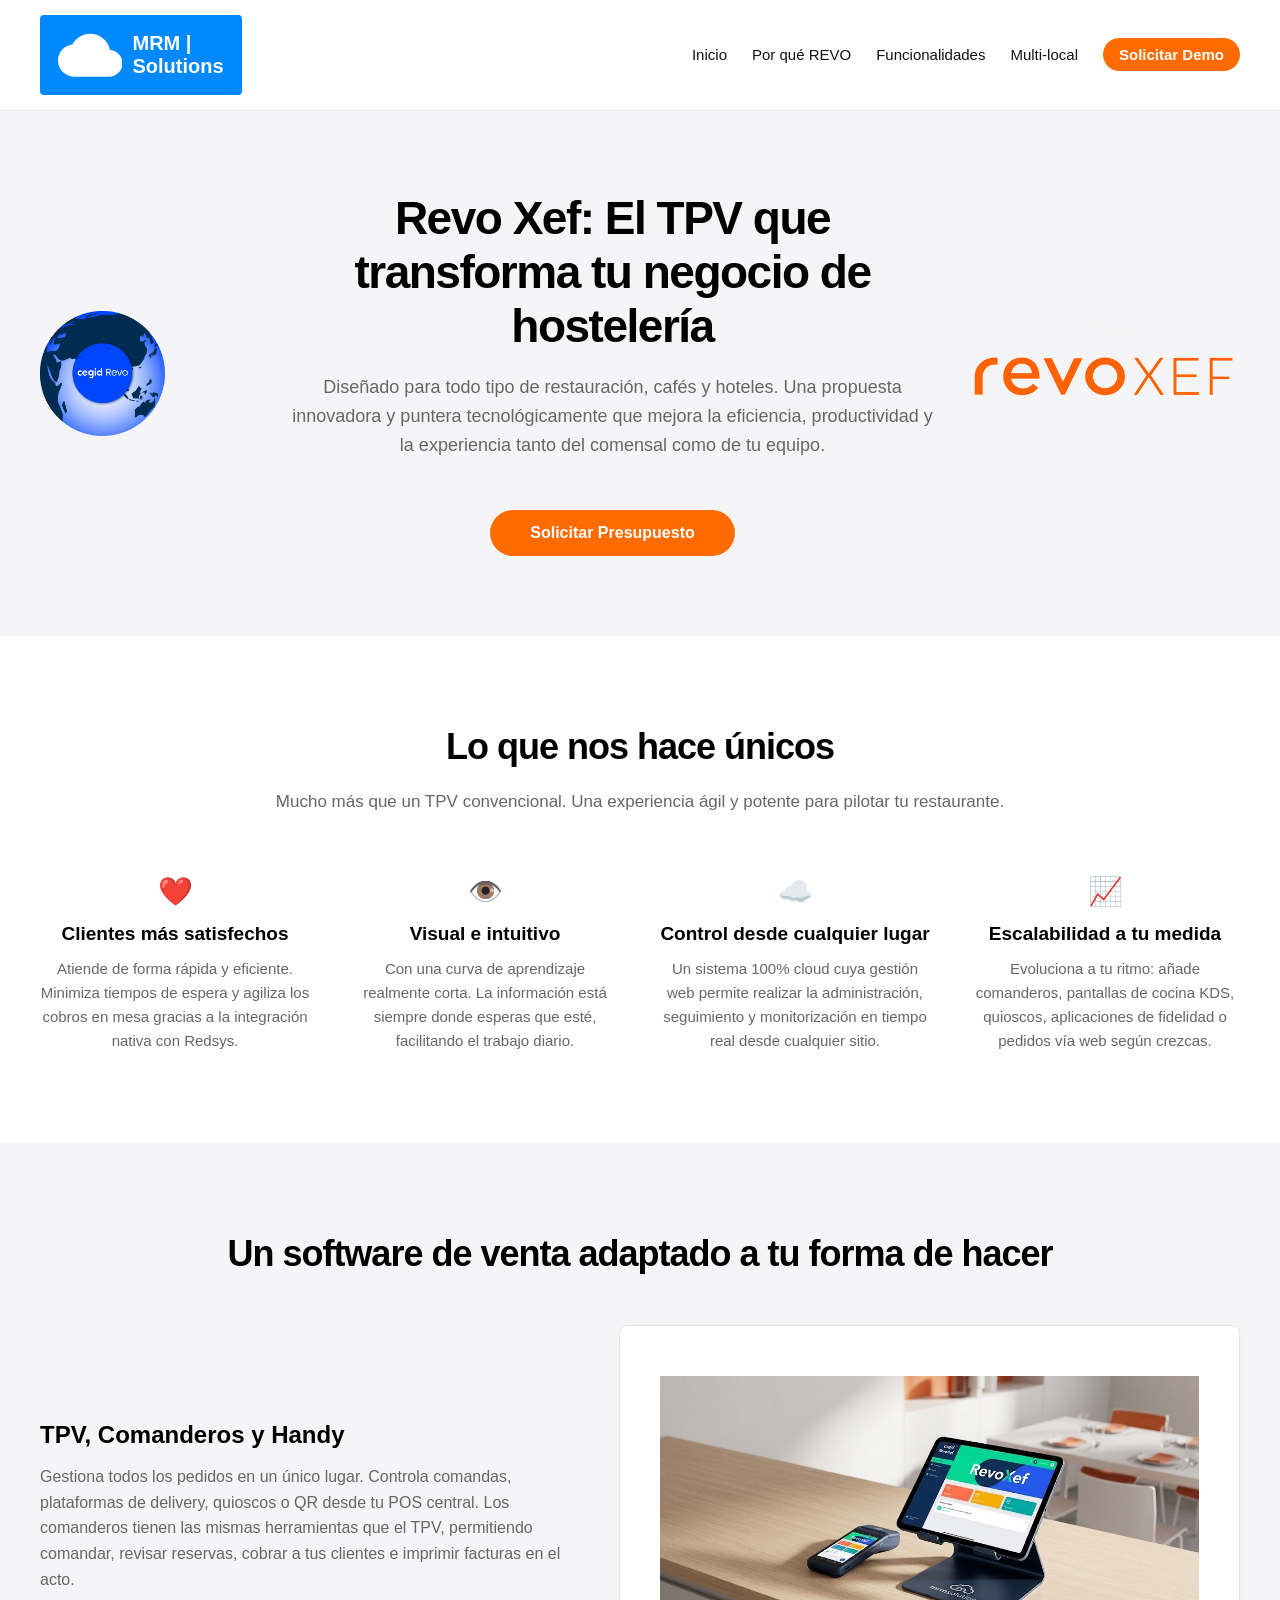
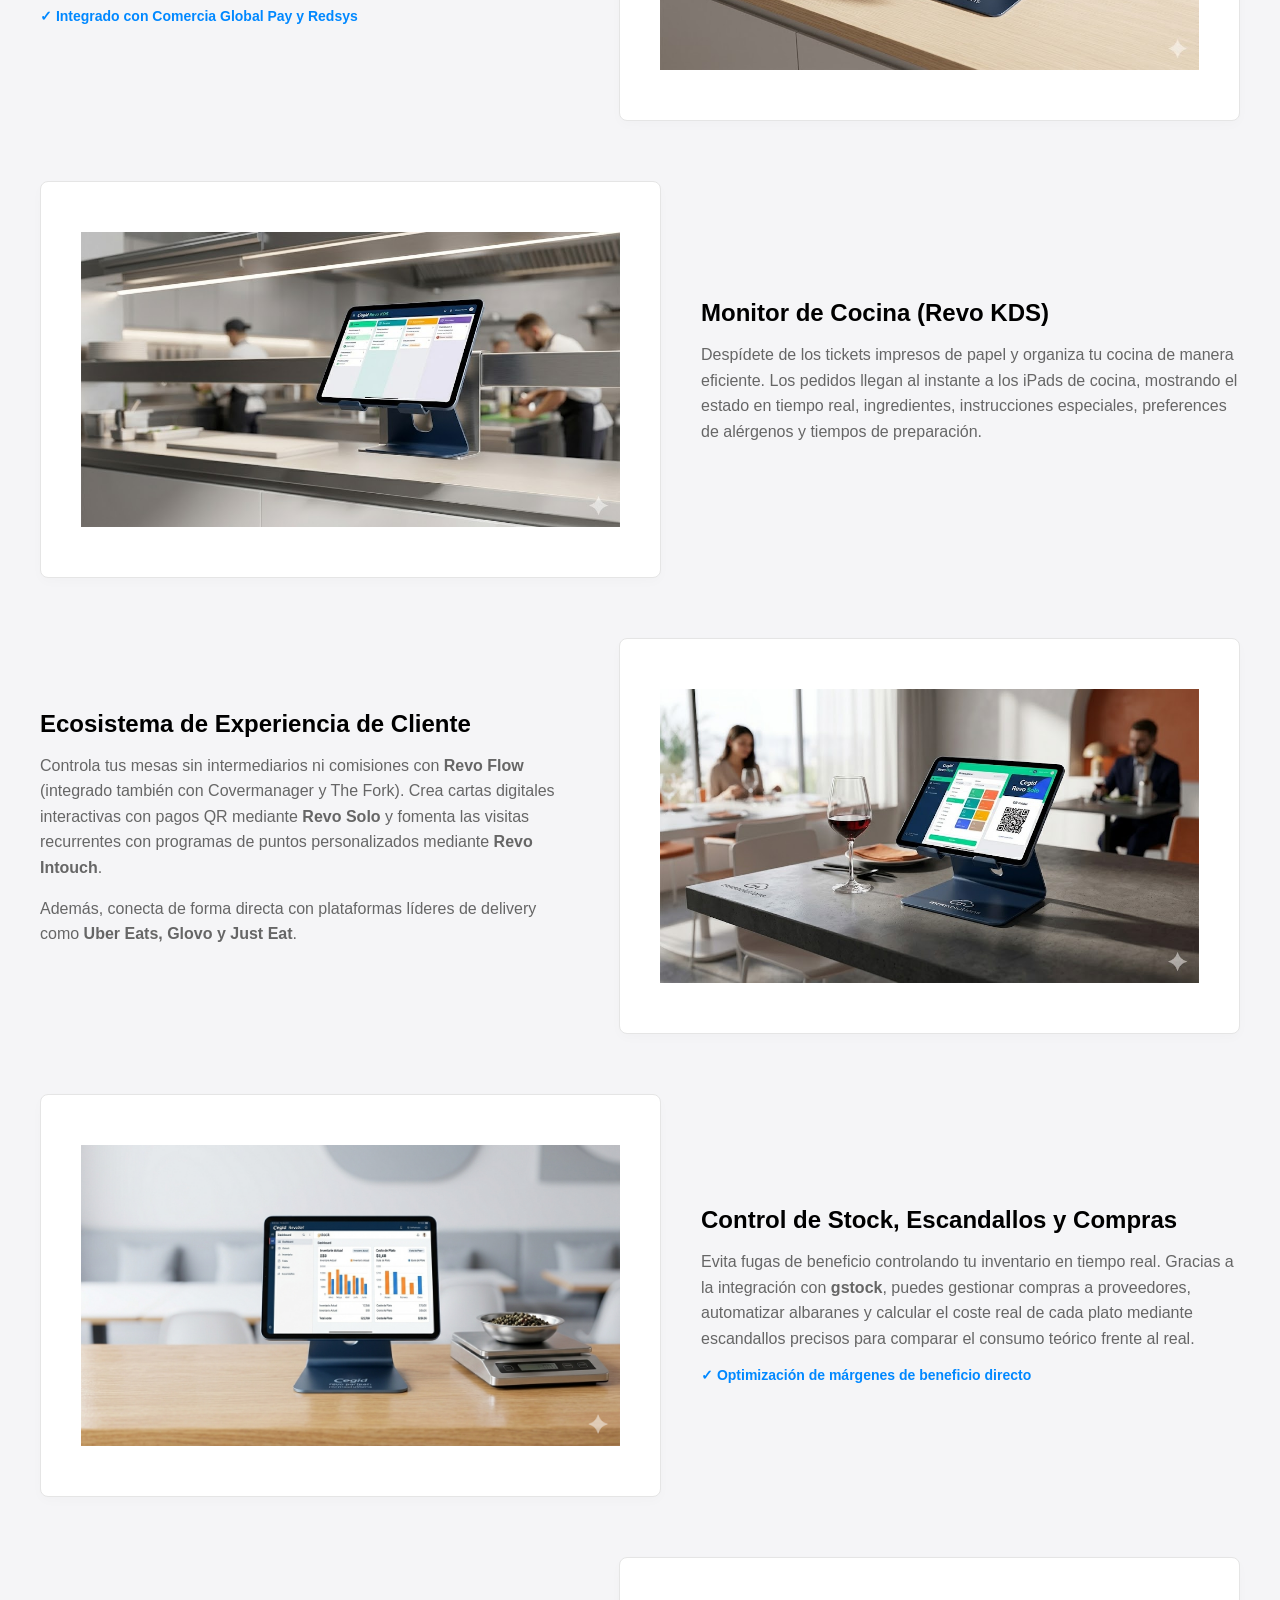
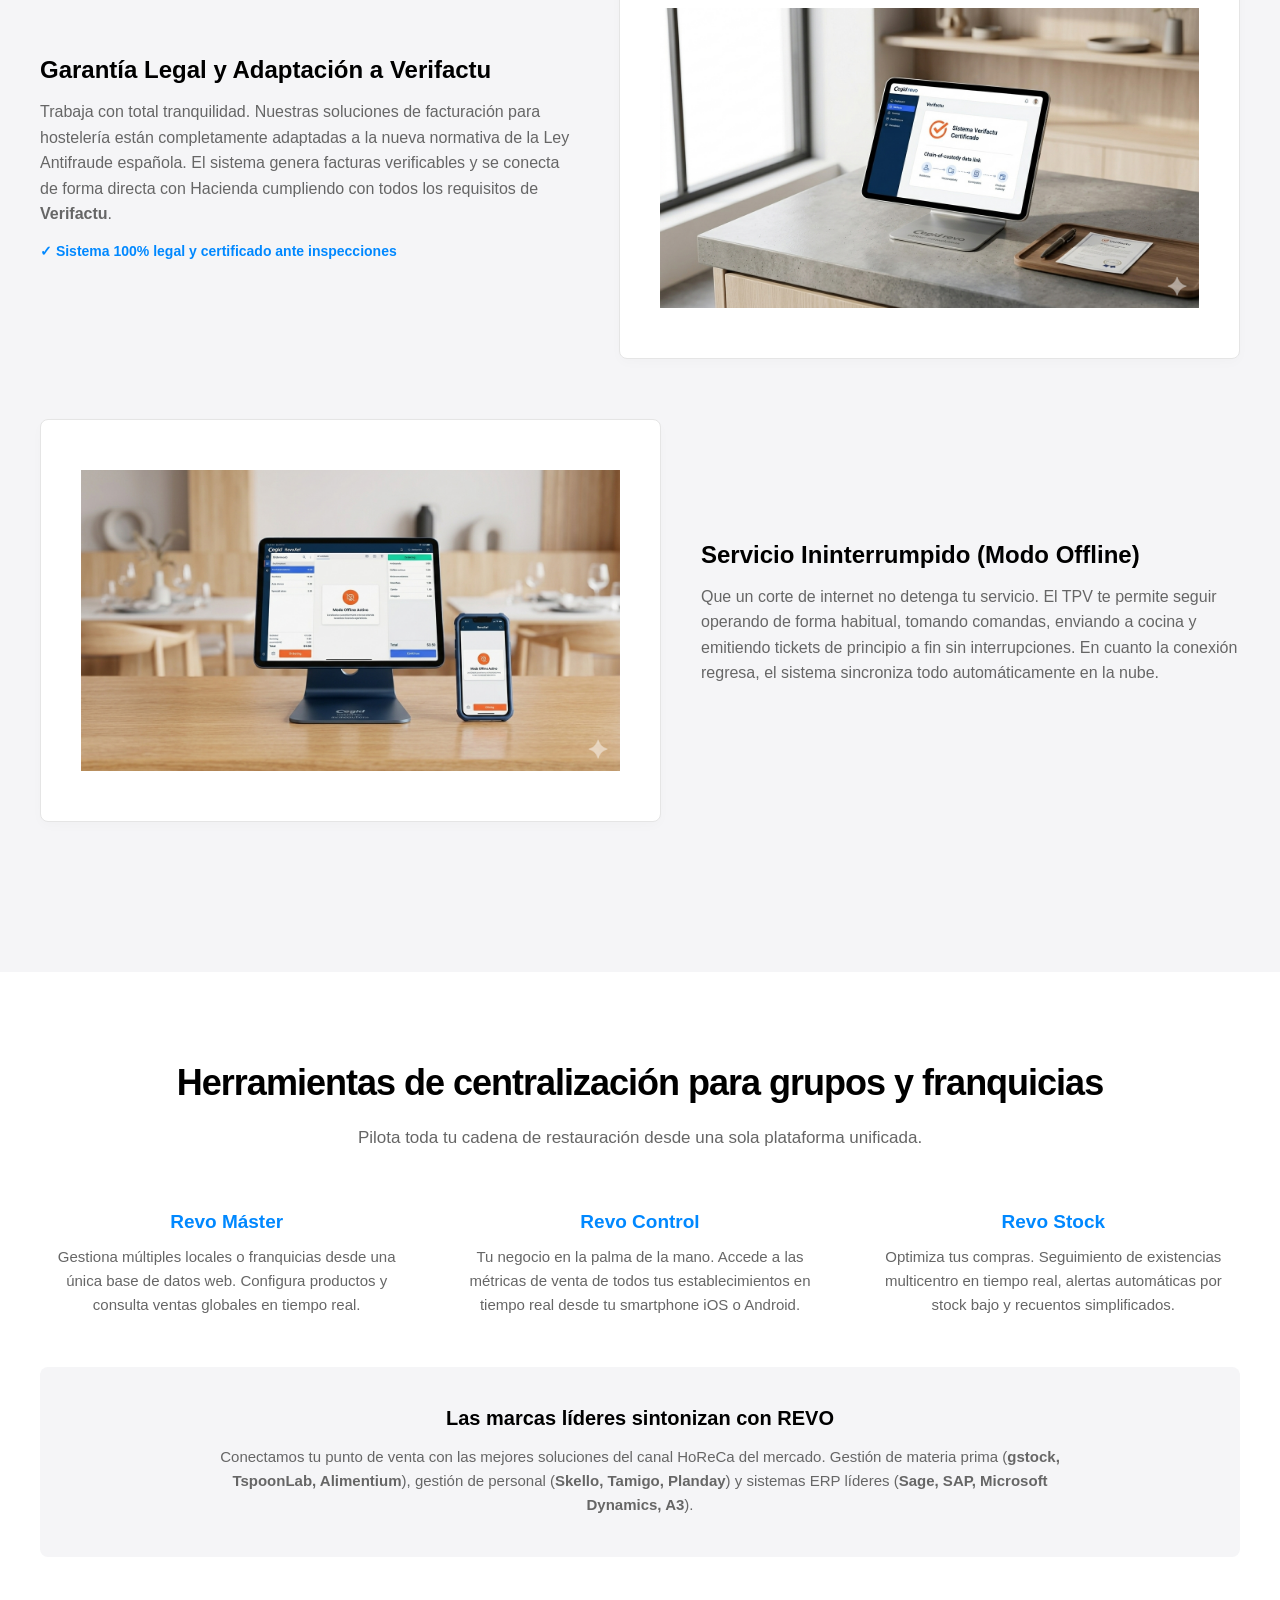
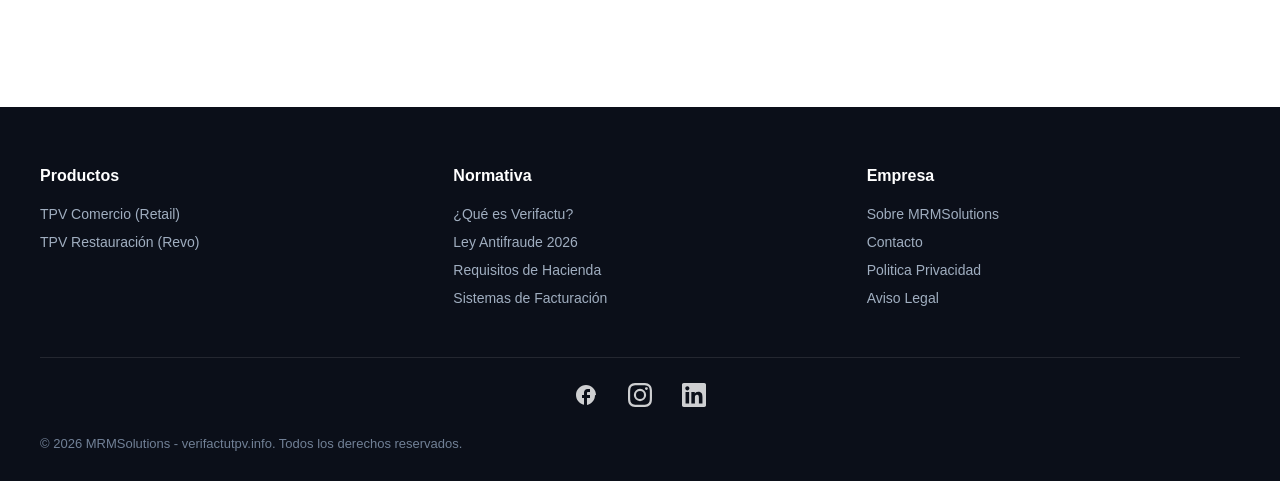
<file: HTML/Restaurante.html>
<!DOCTYPE html>
<html lang="es">
<head>
    <meta charset="UTF-8">
    <meta name="viewport" content="width=device-width, initial-scale=1.0">
    <title>MRM | Solutions - TPV Restauración Inteligente con Revo Xef</title>
    <link rel="stylesheet" href="../CSS/restaurante.css">
</head>
<body>

    <nav class="navbar">
        <a href="../HTML/index.html" class="logo-mrm">
            <svg class="cloud-icon" viewBox="0 0 24 24" fill="currentColor">
                <path d="M19.35 10.04C18.67 6.59 15.64 4 12 4 9.11 4 6.6 5.64 5.35 8.04 2.34 8.36 0 10.91 0 14c0 3.31 2.69 6 6 6h13c2.76 0 5-2.24 5-5 0-2.64-2.05-4.78-4.65-4.96z"/>
            </svg>
            <span class="brand-text">MRM | Solutions</span>
        </a>
        
        <button class="menu-toggle" id="mobile-menu" aria-label="Abrir menú">
            <span class="bar"></span>
            <span class="bar"></span>
            <span class="bar"></span>
        </button>

        <ul class="nav-links" id="nav-links">
            <li><a href="../HTML/index.html">Inicio</a></li>
            <li><a href="#unicos">Por qué REVO</a></li>
            <li><a href="#funciones">Funcionalidades</a></li>
            <li><a href="#ecosistema">Multi-local</a></li>
            <li><a href="mailto:info@mrmsolutions.es" class="nav-btn-red">Solicitar Demo</a></li>
        </ul>
    </nav>

    <section class="tech-hero-section">
        <div class="hero-brands-container">
            <div class="hero-logo-side left-side">
                <img src="../IMG/CegidRevo.png" alt="Logo Cegid Revo" class="brand-logo-img">
            </div>

            <div class="hero-center-content">
                <h1>Revo Xef: El TPV que transforma tu negocio de hostelería</h1>
                <p class="tech-subtitle-hero">
                    Diseñado para todo tipo de restauración, cafés y hoteles. Una propuesta innovadora y puntera tecnológicamente que mejora la eficiencia, productividad y la experiencia tanto del comensal como de tu equipo.
                </p>
                <a href="../HTML/Presupuesto.html?sector=restaurant" class="btn-orange">Solicitar Presupuesto</a>
            </div>

            <div class="hero-logo-side right-side">
                <img src="../IMG/RevoXef.png" alt="Logo Revo Xef" class="brand-logo-img">
            </div>
        </div>
    </section>

    <section class="tech-section" id="unicos">
        <div class="tech-container">
            <h2>Lo que nos hace únicos</h2>
            <p class="tech-subtitle">Mucho más que un TPV convencional. Una experiencia ágil y potente para pilotar tu restaurante.</p>
            
            <div class="tech-grid">
                <div class="tech-column fade-in-up">
                    <div class="tech-icon">❤️</div>
                    <h3>Clientes más satisfechos</h3>
                    <p>Atiende de forma rápida y eficiente. Minimiza tiempos de espera y agiliza los cobros en mesa gracias a la integración nativa con Redsys.</p>
                </div>

                <div class="tech-column fade-in-up">
                    <div class="tech-icon">👁️</div>
                    <h3>Visual e intuitivo</h3>
                    <p>Con una curva de aprendizaje realmente corta. La información está siempre donde esperas que esté, facilitando el trabajo diario.</p>
                </div>

                <div class="tech-column fade-in-up">
                    <div class="tech-icon">☁️</div>
                    <h3>Control desde cualquier lugar</h3>
                    <p>Un sistema 100% cloud cuya gestión web permite realizar la administración, seguimiento y monitorización en tiempo real desde cualquier sitio.</p>
                </div>

                <div class="tech-column fade-in-up">
                    <div class="tech-icon">📈</div>
                    <h3>Escalabilidad a tu medida</h3>
                    <p>Evoluciona a tu ritmo: añade comanderos, pantallas de cocina KDS, quioscos, aplicaciones de fidelidad o pedidos vía web según crezcas.</p>
                </div>
            </div>
        </div>
    </section>

    <section class="tech-section" id="funciones" style="background-color: var(--light-gray);">
        <div class="tech-container">
            <h2 style="margin-bottom: 50px;">Un software de venta adaptado a tu forma de hacer</h2>
            
            <div class="restaurant-row-container">
                <div class="restaurant-row-text fade-in-up">
                    <h3>TPV, Comanderos y Handy</h3>
                    <p>
                        Gestiona todos los pedidos en un único lugar. Controla comandas, plataformas de delivery, quioscos o QR desde tu POS central. Los comanderos tienen las mismas herramientas que el TPV, permitiendo comandar, revisar reservas, cobrar a tus clientes e imprimir facturas en el acto.
                    </p>
                    <span class="tech-highlight">✓ Integrado con Comercia Global Pay y Redsys</span>
                </div>
                <div class="restaurant-row-image fade-in-up">
                    <img src="../IMG/TPVyComanderos.png" alt="Cegid RevoXef TPV y Comanderos - MRM Solutions">
                </div>
            </div>

            <div class="restaurant-row-container reverse">
                <div class="restaurant-row-image fade-in-up">
                    <img src="../IMG/MonitorKDS.png" alt="Monitor de Cocina Cegid Revo KDS - MRM Solutions">
                </div>
                <div class="restaurant-row-text fade-in-up">
                    <h3>Monitor de Cocina (Revo KDS)</h3>
                    <p>
                        Despídete de los tickets impresos de papel y organiza tu cocina de manera eficiente. Los pedidos llegan al instante a los iPads de cocina, mostrando el estado en tiempo real, ingredientes, instrucciones especiales, preferences de alérgenos y tiempos de preparación.
                    </p>
                </div>
            </div>

            <div class="restaurant-row-container">
                <div class="restaurant-row-text fade-in-up">
                    <h3>Ecosistema de Experiencia de Cliente</h3>
                    <p>
                        Controla tus mesas sin intermediarios ni comisiones con <b>Revo Flow</b> (integrado también con Covermanager y The Fork). Crea cartas digitales interactivas con pagos QR mediante <b>Revo Solo</b> y fomenta las visitas recurrentes con programas de puntos personalizados mediante <b>Revo Intouch</b>.
                    </p>
                    <p>
                        Además, conecta de forma directa con plataformas líderes de delivery como <b>Uber Eats, Glovo y Just Eat</b>.
                    </p>
                </div>
                <div class="restaurant-row-image fade-in-up">
                    <img src="../IMG/ReservaQR.png" alt="Experiencia de Cliente Revo Solo QR - MRM Solutions">
                </div>
            </div>

            <div class="restaurant-row-container reverse">
                <div class="restaurant-row-image fade-in-up">
                    <img src="../IMG/StockyEscandalos.png" alt="Control de Stock gstock mrmsolutions">
                </div>
                <div class="restaurant-row-text fade-in-up">
                    <h3>Control de Stock, Escandallos y Compras</h3>
                    <p>
                        Evita fugas de beneficio controlando tu inventario en tiempo real. Gracias a la integración con <b>gstock</b>, puedes gestionar compras a proveedores, automatizar albaranes y calcular el coste real de cada plato mediante escandallos precisos para comparar el consumo teórico frente al real.
                    </p>
                    <span class="tech-highlight">✓ Optimización de márgenes de beneficio directo</span>
                </div>
            </div>

            <div class="restaurant-row-container">
                <div class="restaurant-row-text fade-in-up">
                    <h3>Garantía Legal y Adaptación a Verifactu</h3>
                    <p>
                        Trabaja con total tranquilidad. Nuestras soluciones de facturación para hostelería están completamente adaptadas a la nueva normativa de la Ley Antifraude española. El sistema genera facturas verificables y se conecta de forma directa con Hacienda cumpliendo con todos los requisitos de <b>Verifactu</b>.
                    </p>
                    <span class="tech-highlight">✓ Sistema 100% legal y certificado ante inspecciones</span>
                </div>
                <div class="restaurant-row-image fade-in-up">
                    <img src="../IMG/CertificacionVerifactu.png" alt="Sello Certificado Verifactu Cegid Revo mrmsolutions">
                </div>
            </div>

            <div class="restaurant-row-container reverse">
                <div class="restaurant-row-image fade-in-up">
                    <img src="../IMG/OfflineIninterrrumpido.png" alt="RevoXef Modo Offline Ininterrumpido mrmsolutions">
                </div>
                <div class="restaurant-row-text fade-in-up">
                    <h3>Servicio Ininterrumpido (Modo Offline)</h3>
                    <p>
                        Que un corte de internet no detenga tu servicio. El TPV te permite seguir operando de forma habitual, tomando comandas, enviando a cocina y emitiendo tickets de principio a fin sin interrupciones. En cuanto la conexión regresa, el sistema sincroniza todo automáticamente en la nube.
                    </p>
                </div>
            </div>
        </div>
    </section>

    <section class="tech-section" id="ecosistema">
        <div class="tech-container">
            <h2>Herramientas de centralización para grupos y franquicias</h2>
            <p class="tech-subtitle">Pilota toda tu cadena de restauración desde una sola plataforma unificada.</p>
            
            <div class="tech-grid">
                <div class="tech-column fade-in-up">
                    <h3 style="color: var(--mrm-blue);">Revo Máster</h3>
                    <p>Gestiona múltiples locales o franquicias desde una única base de datos web. Configura productos y consulta ventas globales en tiempo real.</p>
                </div>
                <div class="tech-column fade-in-up">
                    <h3 style="color: var(--mrm-blue);">Revo Control</h3>
                    <p>Tu negocio en la palma de la mano. Accede a las métricas de venta de todos tus establecimientos en tiempo real desde tu smartphone iOS o Android.</p>
                </div>
                <div class="tech-column fade-in-up">
                    <h3 style="color: var(--mrm-blue);">Revo Stock</h3>
                    <p>Optimiza tus compras. Seguimiento de existencias multicentro en tiempo real, alertas automáticas por stock bajo y recuentos simplificados.</p>
                </div>
            </div>

            <div class="integrations-banner-clean fade-in-up">
                <h4>Las marcas líderes sintonizan con REVO</h4>
                <p>
                    Conectamos tu punto de venta con las mejores soluciones del canal HoReCa del mercado. Gestión de materia prima (<b>gstock, TspoonLab, Alimentium</b>), gestión de personal (<b>Skello, Tamigo, Planday</b>) y sistemas ERP líderes (<b>Sage, SAP, Microsoft Dynamics, A3</b>).
                </p>
            </div>
        </div>
    </section>

    <footer class="footer">
        <div class="footer-grid">
            <div class="footer-col">
                <h4>Productos</h4>
                <ul>
                    <li><a href="../HTML/Retail.html">TPV Comercio (Retail)</a></li>
                    <li><a href="../HTML/Restaurante.html">TPV Restauración (Revo)</a></li>
                </ul>
            </div>
            <div class="footer-col">
                <h4>Normativa</h4>
                <ul>
                    <li><a href="https://www.cegid.com/ib/es/sistema-verifactu/">¿Qué es Verifactu?</a></li>
                    <li><a href="https://www.hacienda.gob.es/eu-ES/Prensa/Noticias/Paginas/2025/20250401-CM-Ampliacion-plazo-factura-electronica.aspx">Ley Antifraude 2026</a></li>
                    <li><a href="https://sede.agenciatributaria.gob.es/Sede/iva/sistemas-informaticos-facturacion-verifactu/preguntas-frecuentes/caracteristicas-requisitos-sif-capacidad-remision-etc_.html">Requisitos de Hacienda</a></li>
                    <li><a href="https://sede.agenciatributaria.gob.es/Sede/iva/sistemas-informaticos-facturacion-verifactu/preguntas-frecuentes/sistemas-verifactu.html">Sistemas de Facturación</a></li>
                </ul>
            </div>
            <div class="footer-col">
                <h4>Empresa</h4>
                <ul>
                    <li><a href="https://mrmsolutions.es/">Sobre MRMSolutions</a></li>
                    <li><a href="https://mrmsolutions.es/contactanos/">Contacto</a></li>
                    <li><a href="https://mrmsolutions.es/privacy-policy/">Politica Privacidad</a></li>
                    <li><a href="https://mrmsolutions.es/aviso-legal/">Aviso Legal</a></li>
                </ul>
            </div>
        </div>

        <div class="footer-socials">
            <a href="https://www.facebook.com/MRMFoodserviceSolutions/?locale=es_ES" aria-label="Facebook">
                <svg viewBox="0 0 24 24"><path d="M22 12c0-5.52-4.48-10-10-10S2 6.48 2 12c0 4.84 3.44 8.87 8 9.8V15H8v-3h2V9.5C10 7.57 11.57 6 13.5 6H16v3h-2c-.55 0-1 .45-1 1v2h3v3h-3v6.95c4.56-.93 8-4.96 8-9.8z"/></svg>
            </a>
            <a href="https://www.instagram.com/mrm_solutions/" aria-label="Instagram">
                <svg viewBox="0 0 24 24"><path d="M12 2.163c3.204 0 3.584.012 4.85.07 3.252.148 4.771 1.691 4.919 4.919.058 1.265.069 1.645.069 4.849 0 3.205-.012 3.584-.069 4.849-.149 3.225-1.664 4.771-4.919 4.919-1.266.058-1.644.07-4.85.07-3.204 0-3.584-.012-4.849-.07-3.26-.149-4.771-1.699-4.919-4.92-.058-1.265-.07-1.644-.07-4.849 0-3.204.013-3.583.07-4.849.149-3.227 1.664-4.771 4.919-4.919 1.266-.057 1.645-.069 4.849-.069zM12 0C8.741 0 8.333.014 7.053.072 2.695.272.273 2.69.073 7.051.014 8.333 0 8.741 0 12c0 3.259.014 3.668.072 4.948.2 4.358 2.618 6.78 6.98 6.98 1.281.058 1.689.072 4.948.072 3.259 0 3.668-.014 4.948-.072 4.354-.2 6.782-2.618 6.979-6.98.059-1.28.073-1.689.073-4.948 0-3.259-.014-3.667-.072-4.947-.196-4.354-2.617-6.78-6.979-6.98C15.668.014 15.259 0 12 0zm0 5.838a6.162 6.162 0 1 0 0 12.324 6.162 6.162 0 0 0 0-12.324zM12 16a4 4 0 1 1 0-8 4 4 0 0 1 0 8zm6.406-11.845a1.44 1.44 0 1 0 0 2.881 1.44 1.44 0 0 0 0-2.881z"/></svg>
            </a>
            <a href="https://www.linkedin.com/company/mrm-solutions-sl/?originalSubdomain=es" aria-label="LinkedIn">
                <svg viewBox="0 0 24 24"><path d="M20.447 20.452h-3.554v-5.569c0-1.328-.027-3.037-1.852-3.037-1.853 0-2.136 1.445-2.136 2.939v5.667H9.351V9h3.414v1.561h.046c.477-.9 1.637-1.85 3.37-1.85 3.601 0 4.267 2.37 4.267 5.455v6.286zM5.337 7.433c-1.144 0-2.063-.926-2.063-2.065 0-1.138.92-2.063 2.063-2.063 1.14 0 2.064.925 2.064 2.063 0 1.139-.925 2.065-2.064 2.065zm1.782 13.019H3.555V9h3.564v11.452zM22.225 0H1.771C.792 0 0 .774 0 1.729v20.542C0 23.227.792 24 1.771 24h20.451C23.2 24 24 23.227 24 22.271V1.729C24 .774 23.2 0 22.222 0z"/></svg>
            </a>
        </div>

        <div class="footer-bottom">
            <p>&copy; 2026 MRMSolutions - verifactutpv.info. Todos los derechos reservados.</p>
        </div>
    </footer>

    <script>
        const mobileMenu = document.getElementById('mobile-menu');
        const navLinks = document.getElementById('nav-links');
        const navItems = document.querySelectorAll('.nav-links a');

        mobileMenu.addEventListener('click', () => {
            navLinks.classList.toggle('active');
            mobileMenu.classList.toggle('open');
        });

        navItems.forEach(item => {
            item.addEventListener('click', () => {
                navLinks.classList.remove('active');
                mobileMenu.classList.remove('open');
            });
        });
    </script>

    <script src="../JS/script.js"></script>
</body>
</html>
</file>
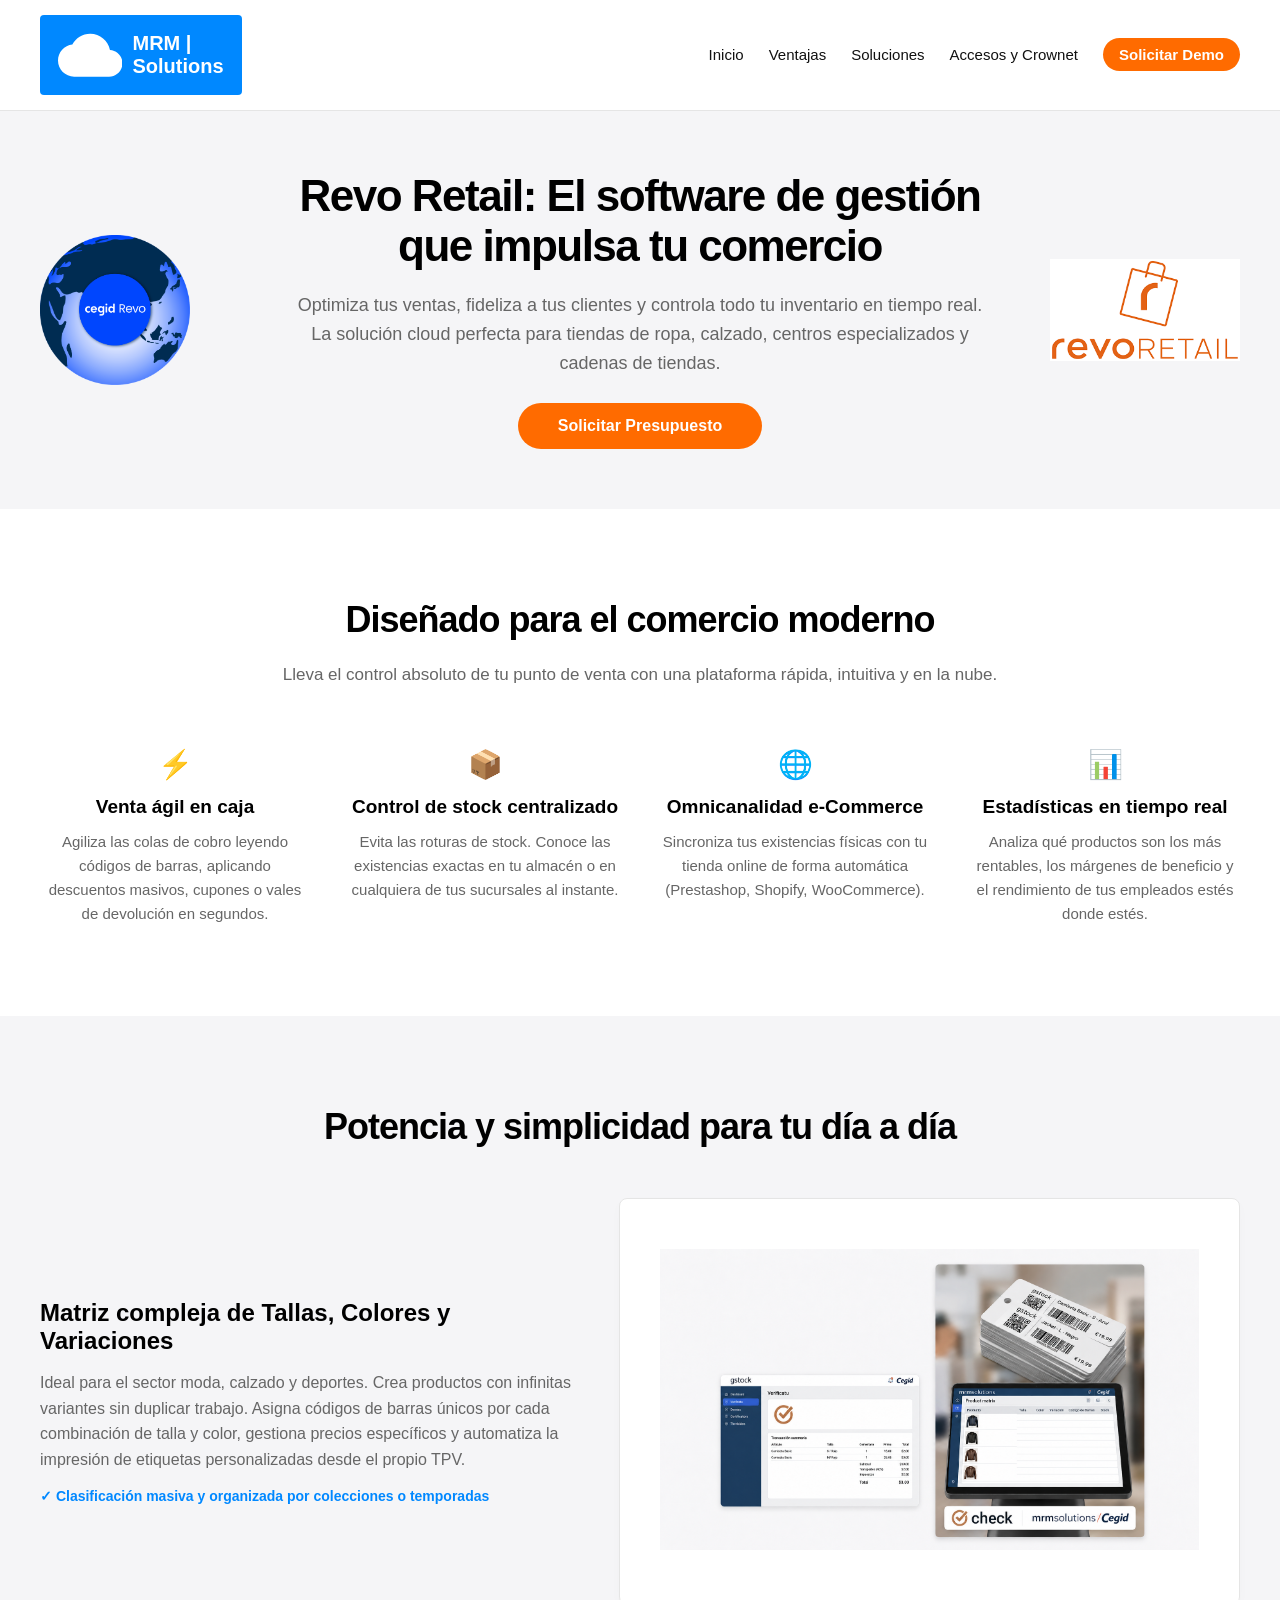
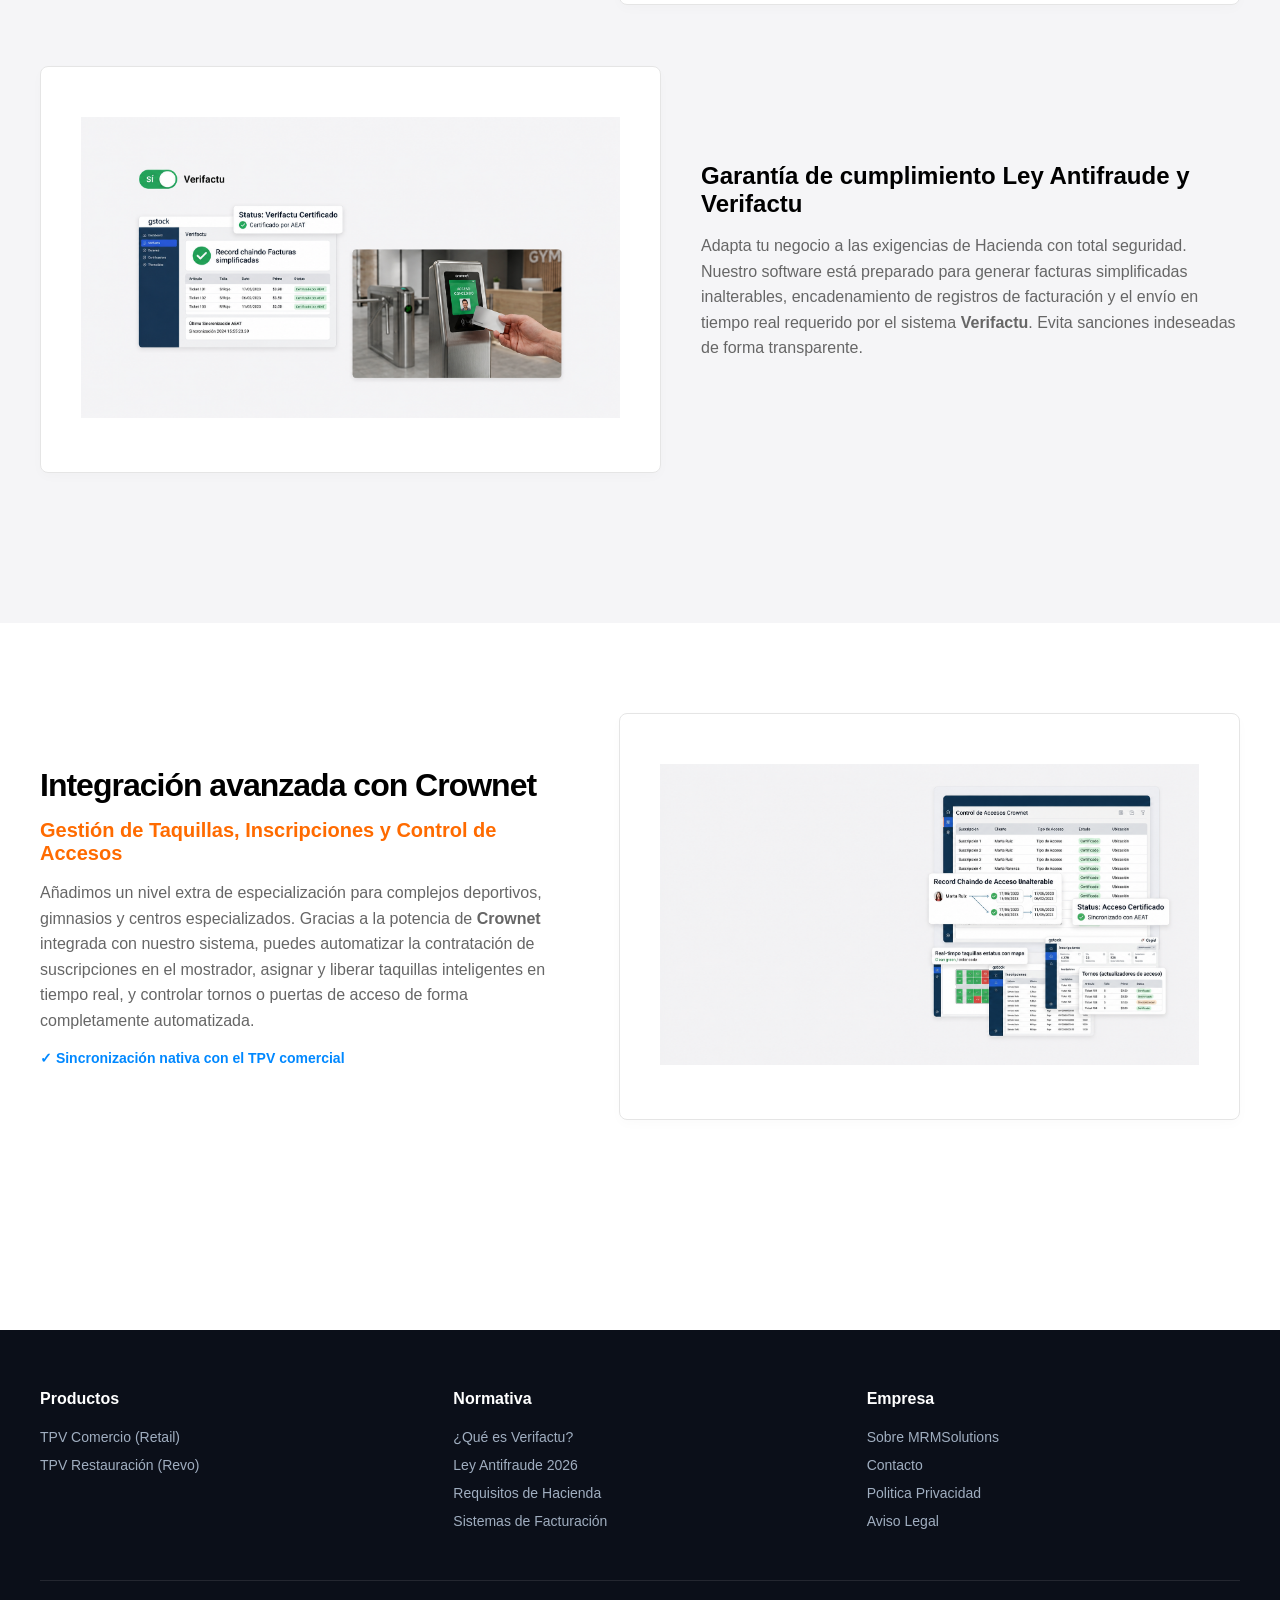
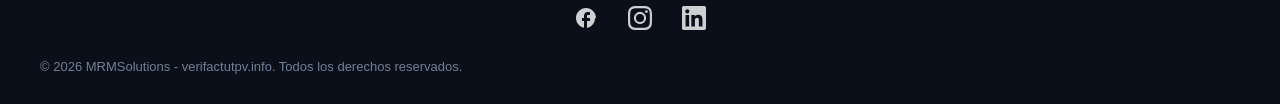
<file: HTML/Retail.html>
<!DOCTYPE html>
<html lang="es">
<head>
    <meta charset="UTF-8">
    <meta name="viewport" content="width=device-width, initial-scale=1.0">
    <title>MRM | Solutions - TPV Comercio Eficiente con Revo Retail</title>
    <link rel="stylesheet" href="../CSS/retail.css">
</head>
<body>

    <nav class="navbar">
        <a href="../HTML/index.html" class="logo-mrm">
            <svg class="cloud-icon" viewBox="0 0 24 24" fill="currentColor">
                <path d="M19.35 10.04C18.67 6.59 15.64 4 12 4 9.11 4 6.6 5.64 5.35 8.04 2.34 8.36 0 10.91 0 14c0 3.31 2.69 6 6 6h13c2.76 0 5-2.24 5-5 0-2.64-2.05-4.78-4.65-4.96z"/>
            </svg>
            <span class="brand-text">MRM | Solutions</span>
        </a>
        
        <button class="menu-toggle" id="mobile-menu" aria-label="Abrir menú">
            <span class="bar"></span>
            <span class="bar"></span>
            <span class="bar"></span>
        </button>

        <ul class="nav-links" id="nav-links">
            <li><a href="../HTML/index.html">Inicio</a></li>
            <li><a href="#ventajas">Ventajas</a></li>
            <li><a href="#soluciones">Soluciones</a></li>
            <li><a href="#control-accesos">Accesos y Crownet</a></li>
            <li><a href="mailto:info@mrmsolutions.es" class="nav-btn-orange">Solicitar Demo</a></li>
        </ul>
    </nav>

    <header class="retail-hero-section">
        <div class="hero-brands-container">
            <div class="hero-logo-side left-side">
                <img src="../IMG/CegidRevo.png" alt="Logo Cegid Revo" class="brand-logo-img logo-cegid">
            </div>

            <div class="hero-center-content">
                <h1>Revo Retail: El software de gestión que impulsa tu comercio</h1>
                <p class="retail-subtitle-hero">
                    Optimiza tus ventas, fideliza a tus clientes y controla todo tu inventario en tiempo real. La solución cloud perfecta para tiendas de ropa, calzado, centros especializados y cadenas de tiendas.
                </p>
                <a href="../HTML/Presupuesto.html?sector=retail" class="btn-orange">Solicitar Presupuesto</a>
            </div>

            <div class="hero-logo-side right-side">
                <img src="../IMG/RevoRetail.png" alt="Logo Revo Retail" class="brand-logo-img logo-retail">
            </div>
        </div>
    </header>

    <section class="retail-section" id="ventajas">
        <div class="tech-container">
            <h2>Diseñado para el comercio moderno</h2>
            <p class="tech-subtitle">Lleva el control absoluto de tu punto de venta con una plataforma rápida, intuitiva y en la nube.</p>
            
            <div class="tech-grid">
                <div class="tech-column fade-in-up">
                    <div class="tech-icon">⚡</div>
                    <h3>Venta ágil en caja</h3>
                    <p>Agiliza las colas de cobro leyendo códigos de barras, aplicando descuentos masivos, cupones o vales de devolución en segundos.</p>
                </div>
                <div class="tech-column fade-in-up">
                    <div class="tech-icon">📦</div>
                    <h3>Control de stock centralizado</h3>
                    <p>Evita las roturas de stock. Conoce las existencias exactas en tu almacén o en cualquiera de tus sucursales al instante.</p>
                </div>
                <div class="tech-column fade-in-up">
                    <div class="tech-icon">🌐</div>
                    <h3>Omnicanalidad e-Commerce</h3>
                    <p>Sincroniza tus existencias físicas con tu tienda online de forma automática (Prestashop, Shopify, WooCommerce).</p>
                </div>
                <div class="tech-column fade-in-up">
                    <div class="tech-icon">📊</div>
                    <h3>Estadísticas en tiempo real</h3>
                    <p>Analiza qué productos son los más rentables, los márgenes de beneficio y el rendimiento de tus empleados estés donde estés.</p>
                </div>
            </div>
        </div>
    </section>

    <section class="retail-section" id="soluciones" style="background-color: var(--light-gray);">
        <div class="tech-container">
            <h2 style="margin-bottom: 50px;">Potencia y simplicidad para tu día a día</h2>
            
            <div class="retail-row-container">
                <div class="retail-row-text fade-in-up">
                    <h3>Matriz compleja de Tallas, Colores y Variaciones</h3>
                    <p>
                        Ideal para el sector moda, calzado y deportes. Crea productos con infinitas variantes sin duplicar trabajo. Asigna códigos de barras únicos por cada combinación de talla y color, gestiona precios específicos y automatiza la impresión de etiquetas personalizadas desde el propio TPV.
                    </p>
                    <span class="tech-highlight">✓ Clasificación masiva y organizada por colecciones o temporadas</span>
                </div>
                <div class="retail-row-image fade-in-up">
                    <img src="../IMG/MatrizComplejaRetail.png" alt="MatrizComplejaRetail">
                </div>
            </div>

            <div class="retail-row-container reverse">
                <div class="retail-row-image fade-in-up">
                    <img src="../IMG/CertificacionVerifactuRetail.png" alt="CertificacionVerifactuRetail">
                </div>
                <div class="retail-row-text fade-in-up">
                    <h3>Garantía de cumplimiento Ley Antifraude y Verifactu</h3>
                    <p>
                        Adapta tu negocio a las exigencias de Hacienda con total seguridad. Nuestro software está preparado para generar facturas simplificadas inalterables, encadenamiento de registros de facturación y el envío en tiempo real requerido por el sistema <b>Verifactu</b>. Evita sanciones indeseadas de forma transparente.
                    </p>
                </div>
            </div>
        </div>
    </section>

    <section class="retail-section" id="control-accesos">
        <div class="tech-container">
            <div class="retail-row-container">
                <div class="retail-row-text fade-in-up">
                    <h2 style="font-size: 32px; margin-bottom: 15px;">Integración avanzada con Crownet</h2>
                    <h3 style="color: var(--brand-orange); font-size: 20px; margin-bottom: 15px;">Gestión de Taquillas, Inscripciones y Control de Accesos</h3>
                    <p>
                        Añadimos un nivel extra de especialización para complejos deportivos, gimnasios y centros especializados. Gracias a la potencia de <b>Crownet</b> integrada con nuestro sistema, puedes automatizar la contratación de suscripciones en el mostrador, asignar y liberar taquillas inteligentes en tiempo real, y controlar tornos o puertas de acceso de forma completamente automatizada.
                    </p>
                    <span class="tech-highlight">✓ Sincronización nativa con el TPV comercial</span>
                </div>
                <div class="retail-row-image fade-in-up">
                    <img src="../IMG/IntegraciónCrownet.png" alt="Integración Crownet">
                </div>
            </div>
        </div>
    </section>

    <footer class="footer">
        <div class="footer-grid">
            <div class="footer-col">
                <h4>Productos</h4>
                <ul>
                    <li><a href="../HTML/Retail.html">TPV Comercio (Retail)</a></li>
                    <li><a href="../HTML/Restaurante.html">TPV Restauración (Revo)</a></li>
                </ul>
            </div>
            <div class="footer-col">
                <h4>Normativa</h4>
                <ul>
                    <li><a href="https://www.cegid.com/ib/es/sistema-verifactu/">¿Qué es Verifactu?</a></li>
                    <li><a href="https://www.hacienda.gob.es/eu-ES/Prensa/Noticias/Paginas/2025/20250401-CM-Ampliacion-plazo-factura-electronica.aspx">Ley Antifraude 2026</a></li>
                    <li><a href="https://sede.agenciatributaria.gob.es/Sede/iva/sistemas-informaticos-facturacion-verifactu/preguntas-frecuentes/caracteristicas-requisitos-sif-capacidad-remision-etc_.html">Requisitos de Hacienda</a></li>
                    <li><a href="https://sede.agenciatributaria.gob.es/Sede/iva/sistemas-informaticos-facturacion-verifactu/preguntas-frecuentes/sistemas-verifactu.html">Sistemas de Facturación</a></li>
                </ul>
            </div>
            <div class="footer-col">
                <h4>Empresa</h4>
                <ul>
                    <li><a href="https://mrmsolutions.es/">Sobre MRMSolutions</a></li>
                    <li><a href="https://mrmsolutions.es/contactanos/">Contacto</a></li>
                    <li><a href="https://mrmsolutions.es/privacy-policy/">Politica Privacidad</a></li>
                    <li><a href="https://mrmsolutions.es/aviso-legal/">Aviso Legal</a></li>
                </ul>
            </div>
        </div>

        <div class="footer-socials">
            <a href="https://www.facebook.com/MRMFoodserviceSolutions/?locale=es_ES" aria-label="Facebook"><svg viewBox="0 0 24 24"><path d="M22 12c0-5.52-4.48-10-10-10S2 6.48 2 12c0 4.84 3.44 8.87 8 9.8V15H8v-3h2V9.5C10 7.57 11.57 6 13.5 6H16v3h-2c-.55 0-1 .45-1 1v2h3v3h-3v6.95c4.56-.93 8-4.96 8-9.8z"/></svg></a>
            <a href="https://www.instagram.com/mrm_solutions/" aria-label="Instagram"><svg viewBox="0 0 24 24"><path d="M12 2.163c3.204 0 3.584.012 4.85.07 3.252.148 4.771 1.691 4.919 4.919.058 1.265.069 1.645.069 4.849 0 3.205-.012 3.584-.069 4.849-.149 3.225-1.664 4.771-4.919 4.919-1.266.058-1.644.07-4.85.07-3.204 0-3.584-.012-4.849-.07-3.26-.149-4.771-1.699-4.919-4.92-.058-1.265-.07-1.644-.07-4.849 0-3.204.013-3.583.07-4.849.149-3.227 1.664-4.771 4.919-4.919 1.266-.057 1.645-.069 4.849-.069zM12 0C8.741 0 8.333.014 7.053.072 2.695.272.273 2.69.073 7.051.014 8.333 0 8.741 0 12c0 3.259.014 3.668.072 4.948.2 4.358 2.618 6.78 6.98 6.98 1.281.058 1.689.072 4.948.072 3.259 0 3.668-.014 4.948-.072 4.354-.2 6.782-2.618 6.979-6.98.059-1.28.073-1.689.073-4.948 0-3.259-.014-3.667-.072-4.947-.196-4.354-2.617-6.78-6.979-6.98C15.668.014 15.259 0 12 0zm0 5.838a6.162 6.162 0 1 0 0 12.324 6.162 6.162 0 0 0 0-12.324zM12 16a4 4 0 1 1 0-8 4 4 0 0 1 0 8zm6.406-11.845a1.44 1.44 0 1 0 0 2.881 1.44 1.44 0 0 0 0-2.881z"/></svg></a>
            <a href="https://www.linkedin.com/company/mrm-solutions-sl/?originalSubdomain=es" aria-label="LinkedIn"><svg viewBox="0 0 24 24"><path d="M20.447 20.452h-3.554v-5.569c0-1.328-.027-3.037-1.852-3.037-1.853 0-2.136 1.445-2.136 2.939v5.667H9.351V9h3.414v1.561h.046c.477-.9 1.637-1.85 3.37-1.85 3.601 0 4.267 2.37 4.267 5.455v6.286zM5.337 7.433c-1.144 0-2.063-.926-2.063-2.065 0-1.138.92-2.063 2.063-2.063 1.14 0 2.064.925 2.064 2.063 0 1.139-.925 2.065-2.064 2.065zm1.782 13.019H3.555V9h3.564v11.452zM22.225 0H1.771C.792 0 0 .774 0 1.729v20.542C0 23.227.792 24 1.771 24h20.451C23.2 24 24 23.227 24 22.271V1.729C24 .774 23.2 0 22.222 0z"/></svg></a>
        </div>

        <div class="footer-bottom">
            <p>&copy; 2026 MRMSolutions - verifactutpv.info. Todos los derechos reservados.</p>
        </div>
    </footer>

    <script>
        const mobileMenu = document.getElementById('mobile-menu');
        const navLinks = document.getElementById('nav-links');
        const navItems = document.querySelectorAll('.nav-links a');

        mobileMenu.addEventListener('click', () => {
            navLinks.classList.toggle('active');
            mobileMenu.classList.toggle('open');
        });

        navItems.forEach(item => {
            item.addEventListener('click', () => {
                navLinks.classList.remove('active');
                mobileMenu.classList.remove('open');
            });
        });
    </script>

    <script src="../JS/script.js"></script>
</body>
</html>
</file>
<file: CSS/index.css>
/* Variables de Entorno y Colores de Marca (mrmsolutions) */
:root {
    --primary-blue: #0056b3;
    --dark-blue: #0a1128;
    --accent-orange: #ff6a00;
    --light-bg: #f8f9fa;
    --text-dark: #1c1e21;
    --text-light: #ffffff;
    --grey-text: #606770;
    --border-color: #e3e6ea;
}

/* Resets Generales */
* {
    box-sizing: border-box;
    margin: 0;
    padding: 0;
    font-family: -apple-system, BlinkMacSystemFont, "Segoe UI", Roboto, Helvetica, Arial, sans-serif;
}

body {
    color: var(--text-dark);
    background-color: #ffffff;
    overflow-x: hidden;
}

/* Navbar */
.navbar {
    display: flex;
    justify-content: space-between;
    align-items: center;
    padding: 20px 40px;
    background-color: #ffffff;
    border-bottom: 1px solid var(--border-color);
    position: sticky;
    top: 0;
    z-index: 1000;
}

.logo {
    font-size: 22px;
    font-weight: 800;
    color: var(--dark-blue);
    text-decoration: none;
    display: flex;
    align-items: center;
    gap: 5px;
}

.logo span {
    color: var(--primary-blue);
}

.logo .domain {
    font-size: 14px;
    font-weight: 400;
    color: var(--grey-text);
    margin-left: 5px;
}

.nav-links {
    display: flex;
    list-style: none;
    gap: 30px;
    align-items: center;
}

.nav-links a {
    text-decoration: none;
    color: var(--text-dark);
    font-weight: 500;
    font-size: 15px;
    transition: color 0.2s ease;
}

.nav-links a:hover {
    color: var(--primary-blue);
}

.nav-btn {
    background-color: var(--primary-blue);
    color: #fff !important;
    padding: 10px 20px;
    border-radius: 50px;
    font-weight: 600;
    transition: background-color 0.2s ease;
}

.nav-btn:hover {
    background-color: #004085;
}

/* Menú Hamburguesa para Móviles */
.menu-toggle {
    display: none;
    flex-direction: column;
    cursor: pointer;
    background: transparent;
    border: none;
    gap: 4px;
}

.menu-toggle .bar {
    height: 3px;
    width: 25px;
    background-color: var(--text-dark);
    border-radius: 10px;
    transition: all 0.3s ease;
}

/* Hero Split Section */
.hero-split {
    display: flex;
    min-height: calc(100vh - 78px);
    width: 100%;
    position: relative; /* Contiene las nubes absolutas */
    overflow: hidden; /* Evita scroll vertical de las nubes */
    background-color: var(--light-bg); /* Fondo de la parte izquierda */
}

/* --- ANIMACIÓN DE NUBES --- */
.clouds-background {
    position: absolute;
    top: 0;
    left: 0;
    width: 100%;
    height: 200%; 
    z-index: 0;
    pointer-events: none;
}

.cloud-back {
    position: absolute;
    top: 0;
    left: 0;
    width: 100%;
    height: 100%;
    fill: var(--primary-blue);
    animation: moveCloudBack 16s ease-in-out infinite alternate;
}

.cloud-front {
    position: absolute;
    top: 0;
    left: 0;
    width: 100%;
    height: 100%;
    fill: var(--primary-blue);
    animation: moveCloudFront 10s ease-in-out infinite alternate;
}

@keyframes moveCloudFront {
    0% { transform: translateY(-5%) scaleX(1); }
    100% { transform: translateY(-40%) scaleX(1.02); }
}

@keyframes moveCloudBack {
    0% { transform: translateY(-35%) scaleX(1.05); }
    100% { transform: translateY(-10%) scaleX(0.95); }
}

/* --- CONTENIDO HERO --- */
.hero-half {
    flex: 1;
    display: flex;
    flex-direction: column;
    justify-content: center;
    align-items: center;
    padding: 60px 40px;
    text-align: center;
    position: relative;
    z-index: 1; /* Por encima de las nubes */
    transition: all 0.3s ease;
}

/* Lado Izquierdo: Retail */
.hero-retail {
    background-color: transparent; 
    color: var(--text-dark);
}

/* Lado Derecho: Restaurant */
.hero-restaurant {
    background-color: transparent; 
    color: var(--text-light);
}

.hero-image-container {
    width: 100%;
    max-width: 400px;
    height: 250px;
    margin-bottom: 40px;
    display: flex;
    justify-content: center;
    align-items: center;
    border-radius: 12px;
    overflow: hidden;
    background: transparent;
}

.hero-tpv-image {
    width: 100%;
    height: 100%;
    object-fit: cover;
    object-position: center;
    border-radius: 12px;
}

.hero-restaurant .hero-image-container {
    background: rgba(255,255,255,0.05);
}

.hero-half h1 {
    font-size: 42px;
    font-weight: 700;
    margin-bottom: 15px;
}

.hero-half p {
    font-size: 16px;
    max-width: 450px;
    margin-bottom: 35px;
    line-height: 1.6;
}

.hero-retail p { color: var(--grey-text); }
.hero-restaurant p { color: #a0aec0; }

/* Botones */
.btn {
    display: inline-block;
    padding: 14px 35px;
    border-radius: 50px;
    font-size: 16px;
    font-weight: 600;
    text-decoration: none;
    transition: transform 0.2s ease, box-shadow 0.2s ease;
}

.btn:hover {
    transform: translateY(-2px);
}

.btn-blue {
    background-color: var(--primary-blue);
    color: #ffffff;
    box-shadow: 0 4px 15px rgba(0, 86, 179, 0.2);
}

.btn-white {
    background-color: #ffffff;
    color: var(--primary-blue);
    box-shadow: 0 4px 15px rgba(0, 86, 179, 0.2);
}

.btn-blue:hover { background-color: #004494; }


/* Features Section */
.features-section {
    padding: 100px 40px;
    background-color: #ffffff;
    text-align: center;
}

.section-header { margin-bottom: 60px; }

.section-header h2 {
    font-size: 36px;
    font-weight: 700;
    color: var(--dark-blue);
    margin-bottom: 15px;
}

.section-header p {
    font-size: 18px;
    color: var(--grey-text);
    max-width: 700px;
    margin: 0 auto;
    line-height: 1.6;
}

.features-grid {
    display: grid;
    grid-template-columns: repeat(auto-fit, minmax(250px, 1fr));
    gap: 40px;
    max-width: 1200px;
    margin: 0 auto;
}

.feature-card {
    text-align: left;
    padding: 20px;
    transition: transform 0.3s ease, box-shadow 0.3s ease;
    border-radius: 8px;
}

.feature-card:hover {
    transform: translateY(-5px);
    box-shadow: 0 10px 25px rgba(0,0,0,0.05);
}

.feature-icon {
    width: 50px;
    height: 50px;
    background-color: rgba(0, 86, 179, 0.08);
    border-radius: 10px;
    display: flex;
    justify-content: center;
    align-items: center;
    margin-bottom: 20px;
    color: var(--primary-blue);
}

.feature-card h3 {
    font-size: 20px;
    font-weight: 600;
    margin-bottom: 12px;
    color: var(--dark-blue);
}

.feature-card p {
    font-size: 15px;
    color: var(--grey-text);
    line-height: 1.6;
}

/* Ecosystem / Partners Section */
.ecosystem-section {
    background-color: var(--dark-blue);
    color: var(--text-light);
    padding: 80px 40px;
    text-align: center;
}

.ecosystem-section h2 {
    font-size: 30px;
    margin-bottom: 15px;
    font-weight: 700;
}

.ecosystem-section p {
    color: #a0aec0;
    margin-bottom: 50px;
    font-size: 16px;
}

.partners-logos {
    display: flex;
    justify-content: center;
    align-items: center;
    gap: 60px;
    flex-wrap: wrap;
    max-width: 1000px;
    margin: 0 auto;
}

.logo-placeholder {
    font-size: 24px;
    font-weight: 700;
    opacity: 0.6;
    color: #ffffff;
    display: flex;
    align-items: center;
    gap: 8px;
}

.logo-revo span { color: var(--accent-orange); }

/* CTA Section */
.cta-section {
    background-color: var(--light-bg);
    padding: 90px 40px;
    text-align: center;
    border-top: 1px solid var(--border-color);
}

.cta-section h2 {
    font-size: 32px;
    color: var(--dark-blue);
    margin-bottom: 15px;
    font-weight: 700;
}

.cta-section p {
    font-size: 16px;
    color: var(--grey-text);
    max-width: 600px;
    margin: 0 auto 35px auto;
    line-height: 1.6;
}

.btn-orange {
    background-color: var(--accent-orange);
    color: #ffffff;
    box-shadow: 0 4px 15px rgba(255, 106, 0, 0.25);
}

.btn-orange:hover { background-color: #e05d00; }

/* Footer */
.footer {
    background-color: #0b0f19;
    color: #ffffff;
    padding: 80px 40px 30px 40px;
    font-size: 14px;
    border-top: 1px solid rgba(255,255,255,0.05);
}

.footer-socials {
    display: flex !important;          
    justify-content: center !important; 
    align-items: center !important;
    gap: 30px !important;              
    margin: 40px auto 30px auto !important;
    padding-top: 30px !important;
    border-top: 1px solid rgba(255, 255, 255, 0.1) !important; 
    width: 100% !important;
    max-width: 1200px !important;
}

.footer-socials a {
    display: inline-flex !important;
    text-decoration: none !important;
    transition: transform 0.2s ease-in-out !important;
}

.footer-socials svg {
    width: 24px !important;           
    height: 24px !important;
    fill: #ffffff !important;         
    opacity: 0.8 !important;          
    transition: opacity 0.2s ease !important;
}

.footer-socials a:hover svg {
    opacity: 1 !important;            
}

.footer-socials a:hover {
    transform: translateY(-3px) !important; 
}

.footer-grid {
    display: grid;
    grid-template-columns: repeat(auto-fit, minmax(200px, 1fr));
    gap: 40px;
    max-width: 1200px;
    margin: 0 auto 60px auto;
}

.footer-col h4 {
    font-size: 16px;
    font-weight: 600;
    margin-bottom: 20px;
    color: #ffffff;
}

.footer-col ul { list-style: none; }
.footer-col ul li { margin-bottom: 12px; }

.footer-col ul li a {
    color: #a0aec0;
    text-decoration: none;
    transition: color 0.2s ease;
}

.footer-col ul li a:hover { color: #ffffff; }

.footer-bottom {
    display: flex;
    justify-content: space-between;
    align-items: center;
    flex-wrap: wrap;
    gap: 20px;
    font-size: 13px;
    color: #718096;
}

.footer-legal a {
    color: #718096;
    text-decoration: none;
    margin-left: 20px;
    transition: color 0.2s;
}

.footer-legal a:hover { color: #a0aec0; }

/* Responsive Media Queries */
@media (max-width: 768px) {
    .menu-toggle { display: flex; }

    .nav-links {
        display: none;
        flex-direction: column;
        width: 100%;
        position: absolute;
        top: 73px;
        left: 0;
        background-color: #ffffff;
        padding: 20px;
        border-bottom: 1px solid var(--border-color);
        box-shadow: 0 10px 15px rgba(0,0,0,0.05);
        gap: 20px;
    }

    .nav-links.active { display: flex; }
    .nav-btn { width: 100%; text-align: center; }
    .hero-split { flex-direction: column; }
    
    /* Reglas para apagar la animación de nubes en móvil y asegurar contraste */
    .clouds-background { display: none; }
    .hero-restaurant { background-color: var(--dark-blue); }

    .hero-half { padding: 80px 20px; }
    .hero-half h1 { font-size: 32px; }
    .features-section, .cta-section, .ecosystem-section { padding: 60px 20px; }
    .footer-bottom { flex-direction: column; text-align: center; }
    .footer-legal a { margin: 0 10px; }

    .footer-socials {
        gap: 22px;
        margin: 30px 0 20px 0;
    }
}
</file>
<file: CSS/restaurante.css>
/* =======================================================
   RESTAURANTE.CSS - HOJA DE ESTILOS DE MARCA PROPIA 
   ======================================================= */

/* VARIABLES CORPORATIVAS (PANTALLA INICIO) */
:root {
    --mrm-blue: #0088ff;
    --brand-orange: #ff6b00; 
    --brand-orange-hover: #e05e00; 
    --light-gray: #f5f5f7;
    --text-dark: #000000;
    --text-muted: #666666;
}

* {
    box-sizing: border-box;
    margin: 0;
    padding: 0;
    font-family: -apple-system, BlinkMacSystemFont, "Segoe UI", Roboto, sans-serif;
}

body {
    background-color: #ffffff;
    color: var(--text-dark);
}

/* NAVBAR CORPORATIVA */
.navbar {
    display: flex;
    justify-content: space-between;
    align-items: center;
    padding: 15px 40px;
    background-color: #ffffff;
    border-bottom: 1px solid #e5e5e5;
    position: sticky;
    top: 0;
    z-index: 1000;
}

.logo-mrm {
    display: flex;
    align-items: center;
    gap: 10px;
    text-decoration: none;
    background-color: var(--mrm-blue);
    padding: 8px 18px;
    border-radius: 4px;
    color: #ffffff;
}

.brand-text {
    font-size: 20px;
    font-weight: 800;
}

.nav-links {
    display: flex;
    list-style: none;
    gap: 25px;
    align-items: center;
}

.nav-links a {
    text-decoration: none;
    color: #111;
    font-weight: 500;
    font-size: 15px;
}

/* ==========================================
   HERO CON LOGOS LATERALES (TAMAÑO EQUILIBRADO)
   ========================================== */

.tech-hero-section {
    padding: 60px 40px;
    background-color: #f5f5f7;
}

.hero-brands-container {
    display: flex;
    justify-content: space-between;
    align-items: center; /* Alineación vertical perfecta */
    max-width: 1350px;   /* Un pelín más ancho para dar espacio a los logos más grandes */
    margin: 0 auto;
    gap: 30px;
}

/* Columnas laterales */
.hero-logo-side {
    flex: 0 0 220px; /* Espacio reservado para que los logos respiren */
    display: flex;
}

.left-side {
    justify-content: flex-start;
}

.right-side {
    justify-content: flex-end;
}

/* Control general de tamaño para ambos logos */
.brand-logo-img {
    max-width: 275px;  /* Incrementado para que no se vean pequeños */
    max-height: 125px;  /* Altura máxima generosa para mantener la nitidez */
    width: auto;
    height: auto;
    object-fit: contain;
}

/* Ajuste fino personalizado por si el logo redondo necesita verse más grande */
.logo-cegid {
    max-height: 85px;  /* Un extra de altura por su forma circular/isométrica */
}

.logo-xef {
    max-height: 65px;  /* Se mantiene estilizado por ser puramente horizontal */
}

/* Bloque central */
.hero-center-content {
    flex: 1;
    max-width: 720px;
    text-align: center;
}

/* Botón de acción */
.btn-orange {
    display: inline-block;
    background-color: #ff6b00;
    color: #ffffff;
    text-decoration: none;
    padding: 14px 40px;
    border-radius: 30px;
    font-size: 16px;
    font-weight: 600;
    margin-top: 20px;
    transition: transform 0.2s, background-color 0.2s;
}

.btn-orange:hover {
    transform: scale(1.03);
    background-color: #e05e00;
}

/* Vista móvil */
@media (max-width: 992px) {
    .hero-brands-container {
        flex-direction: column;
        gap: 25px;
    }
    .left-side, .right-side {
        justify-content: center;
    }
    .brand-logo-img {
        max-width: 150px;
        max-height: 60px;
    }
    .hero-center-content {
        order: 3;
    }
}

/* BOTÓN DE LA NAVBAR EN NARANJA */
.nav-btn-red {
    background-color: var(--brand-orange);
    color: #ffffff !important;
    padding: 8px 16px;
    border-radius: 20px;
    font-weight: 600 !important;
    transition: background-color 0.2s ease;
}

.nav-btn-red:hover {
    background-color: var(--brand-orange-hover);
}

/* HERO DE ENTRADA LIMPIO */
.tech-hero-section {
    padding: 80px 40px;
    background-color: var(--light-gray);
    text-align: center;
}

.tech-hero-section h1 {
    font-size: 46px;
    font-weight: 800;
    letter-spacing: -1.5px;
    margin-bottom: 20px;
    color: var(--text-dark);
    max-width: 900px;
    margin-left: auto;
    margin-right: auto;
}

.tech-subtitle-hero {
    max-width: 800px;
    margin: 0 auto 30px auto;
    font-size: 18px;
    color: var(--text-muted);
    line-height: 1.6;
}

/* BOTÓN PRINCIPAL EN NARANJA */
.btn-red {
    display: inline-block;
    background-color: var(--brand-orange);
    color: #ffffff;
    text-decoration: none;
    padding: 14px 40px;
    border-radius: 30px;
    font-size: 16px;
    font-weight: 600;
    margin-top: 20px;
    transition: transform 0.2s, background-color 0.2s;
}

.btn-red:hover {
    transform: scale(1.03);
    background-color: var(--brand-orange-hover);
}

/* SECCIONES Y GRIDS COMUNES */
.tech-section {
    padding: 90px 40px;
    background-color: #ffffff;
}

.tech-container {
    max-width: 1200px;
    margin: 0 auto;
    text-align: center;
}

.tech-container h2 {
    font-size: 36px;
    font-weight: 700;
    margin-bottom: 20px;
    letter-spacing: -1px;
}

.tech-subtitle {
    font-size: 17px;
    color: var(--text-muted);
    margin-bottom: 60px;
    line-height: 1.6;
}

.tech-grid {
    display: grid;
    grid-template-columns: repeat(auto-fit, minmax(240px, 1fr));
    gap: 40px;
}

.tech-column {
    display: flex;
    flex-direction: column;
    align-items: center;
    text-align: center;
}

.tech-icon {
    color: var(--brand-orange); /* Iconos resaltados en naranja */
    font-size: 28px;
    margin-bottom: 15px;
}

.tech-column h3 {
    font-size: 19px;
    font-weight: 700;
    margin-bottom: 12px;
}

.tech-column p {
    font-size: 15px;
    color: var(--text-muted);
    line-height: 1.6;
}

/* FILAS DE CARACTERÍSTICAS (ESTILO ZIG-ZAG) */
.restaurant-row-container {
    display: flex;
    flex-wrap: wrap;
    gap: 40px;
    align-items: center;
    margin-bottom: 60px;
    text-align: left;
}

.restaurant-row-container.reverse {
    flex-wrap: wrap-reverse;
}

.restaurant-row-text {
    flex: 1;
    min-width: 300px;
}

.restaurant-row-text h3 {
    font-size: 24px;
    margin-bottom: 15px;
    font-weight: 700;
}

.restaurant-row-text p {
    color: var(--text-muted);
    line-height: 1.6;
    margin-bottom: 15px;
}

.tech-highlight {
    font-size: 14px;
    color: var(--mrm-blue);
    font-weight: 600;
}

.restaurant-row-image {
    flex: 1;
    min-width: 300px;
    background: #ffffff;
    padding: 50px 40px;
    border-radius: 8px;
    border: 1px solid #e5e5e5;
    text-align: center;
    font-weight: 600;
    color: #999;
    box-shadow: 0 4px 12px rgba(0,0,0,0.02);
}

/* BANNER DE INTEGRACIONES */
.integrations-banner-clean {
    background-color: var(--light-gray);
    padding: 40px;
    border-radius: 8px;
    margin-top: 50px;
    text-align: center;
}

.integrations-banner-clean h4 {
    font-size: 20px;
    margin-bottom: 15px;
    font-weight: 700;
}

.integrations-banner-clean p {
    color: var(--text-muted);
    font-size: 15px;
    max-width: 840px;
    margin: 0 auto;
    line-height: 1.6;
}

.restaurant-row-image {
    flex: 1;
    min-width: 300px;
    background: #ffffff;
    border-radius: 8px;
    border: 1px solid #e5e5e5;
    overflow: hidden; /* Esto hace que la foto respete las esquinas redondeadas */
    display: flex;
    justify-content: center;
    align-items: center;
    box-shadow: 0 4px 12px rgba(0,0,0,0.02);
}

/* Regla crucial para que las imágenes queden perfectas */
.restaurant-row-image img {
    width: 100%;
    height: 100%;
    object-fit: cover; /* Ajusta la foto rellenando todo el espacio de forma proporcional */
    object-position: center;
}

/* Regla para las imágenes dentro de los recuadros */
.restaurant-row-image img {
    width: 100%;
    height: 100%;
    object-fit: cover; /* Ajuste perfecto sin deformación */

}

/* Estilo temporal para los recuadros sin foto */
.placeholder-graphic {
    width: 100%;
    height: 100%;
    min-height: 250px;
    display: flex;
    justify-content: center;
    align-items: center;
    background: linear-gradient(135deg, #eef2f7 0%, #dfe6ed 100%);
    color: #4a5568;
    font-size: 18px;
    font-weight: 600;
    letter-spacing: 0.5px;
    text-transform: uppercase;
}

/* FOOTER CORPORATIVO (IDÉNTICO A LA HOME) */
.footer {
    background-color: #0b0f19;
    color: #ffffff;
    padding: 60px 40px 30px 40px;
    margin-top: 60px;
}

.footer-grid {
    display: grid;
    grid-template-columns: repeat(auto-fit, minmax(200px, 1fr));
    gap: 40px;
    max-width: 1200px;
    margin: 0 auto;
    text-align: left;
}

.footer-col h4 {
    margin-bottom: 20px;
    font-size: 16px;
    color: #fff;
}

.footer-col ul {
    list-style: none;
}

.footer-col ul li {
    margin-bottom: 10px;
}

.footer-col ul li a {
    color: #a0aec0;
    text-decoration: none;
    font-size: 14px;
}

.footer-col ul li a:hover {
    color: #fff;
}

/* REDES SOCIALES TOTALMENTE VISIBLES Y BLANCAS */
.footer-socials {
    display: flex !important;
    justify-content: center !important;
    gap: 30px !important;
    margin: 40px auto 25px auto !important;
    padding-top: 25px !important;
    border-top: 1px solid rgba(255, 255, 255, 0.1) !important;
    max-width: 1200px;
}

.footer-socials svg {
    width: 24px !important;
    height: 24px !important;
    fill: #ffffff !important;
    opacity: 0.8;
    transition: opacity 0.2s ease;
}

.footer-socials a:hover svg {
    opacity: 1;
}

.footer-bottom {
    display: flex;
    justify-content: space-between;
    max-width: 1200px;
    margin: 0 auto;
    font-size: 13px;
    color: #718096;
}

.footer-legal a {
    color: #718096;
    text-decoration: none;
    margin-left: 20px;
}

/* DISEÑO RESPONSIVO MÓVIL */
.menu-toggle {
    display: none;
    flex-direction: column;
    background: none;
    border: none;
    gap: 4px;
    cursor: pointer;
}

.menu-toggle .bar {
    height: 3px;
    width: 25px;
    background-color: #000;
    border-radius: 2px;
    transition: all 0.3s ease;
}

/* Animación del botón hamburguesa a X en Naranja */
.menu-toggle.open .bar:nth-child(1) {
    transform: translateY(7px) rotate(45deg);
    background-color: var(--brand-orange);
}
.menu-toggle.open .bar:nth-child(2) {
    opacity: 0;
}
.menu-toggle.open .bar:nth-child(3) {
    transform: translateY(-7px) rotate(-45deg);
    background-color: var(--brand-orange);
}

@media (max-width: 768px) {
    .menu-toggle {
        display: flex;
    }
    .nav-links {
        display: none;
        width: 100%;
        position: absolute;
        top: 65px;
        left: 0;
        background: #fff;
        padding: 20px;
        flex-direction: column;
        border-bottom: 1px solid #ddd;
    }
    .nav-links.active {
        display: flex;
    }
    .restaurant-row-container {
        flex-direction: column;
        text-align: center;
    }
    .restaurant-row-container.reverse {
        flex-direction: column-reverse;
    }
    .footer-bottom {
        flex-direction: column;
        gap: 15px;
        text-align: center;
    }
    .footer-legal a {
        margin: 0 10px;
    }
}
</file>
<file: CSS/presupuesto.css>
/* =======================================================
   ESTILOS COMPLEMENTARIOS PARA LA PÁGINA DE PRESUPUESTO
   ======================================================= */

body {
    margin: 0;
    padding: 0;
    font-family: -apple-system, BlinkMacSystemFont, "Segoe UI", Roboto, sans-serif;
    background-color: #f5f5f7; /* Gris claro de fondo de tu web */
    color: #333;
}

.budget-page {
    min-height: 100vh;
    display: flex;
    align-items: center;
    justify-content: center;
    padding: 40px 20px;
    box-sizing: border-box;
}

.budget-container {
    max-width: 1100px;
    width: 100%;
    display: grid;
    grid-template-columns: 1fr 1.2fr;
    gap: 60px;
    align-items: center;
}

/* Columna de Información */
.budget-info {
    display: flex;
    flex-direction: column;
}

.back-link {
    color: #0088ff; /* Tu color corporativo mrm-blue */
    text-decoration: none;
    font-size: 15px;
    font-weight: 500;
    margin-bottom: 30px;
}

.back-link:hover {
    text-decoration: underline;
}

.budget-info h1 {
    font-size: 42px;
    font-weight: 700;
    line-height: 1.2;
    margin: 0 0 20px 0;
    letter-spacing: -1px;
    color: #000;
}

.budget-lead {
    font-size: 18px;
    color: #666;
    line-height: 1.6;
    margin: 0 0 40px 0;
}

.features-list {
    display: flex;
    flex-direction: column;
    gap: 25px;
}

.feature-item {
    display: flex;
    gap: 15px;
}

.feature-icon {
    width: 24px;
    height: 24px;
    background-color: #e6f3ff;
    color: #0088ff;
    border-radius: 50%;
    display: flex;
    align-items: center;
    justify-content: center;
    font-weight: bold;
    font-size: 14px;
    flex-shrink: 0;
    margin-top: 3px;
}

.feature-text h3 {
    margin: 0 0 5px 0;
    font-size: 17px;
    font-weight: 600;
}

.feature-text p {
    margin: 0;
    font-size: 14px;
    color: #666;
    line-height: 1.5;
}

/* Tarjeta del Formulario */
.budget-card {
    background: #ffffff;
    padding: 45px;
    border-radius: 16px;
    box-shadow: 0 10px 30px rgba(0, 0, 0, 0.05);
}

.budget-card h2 {
    font-size: 26px;
    margin: 0 0 8px 0;
    font-weight: 700;
}

.card-subtitle {
    font-size: 15px;
    color: #666;
    margin: 0 0 30px 0;
}

/* Elementos de Formulario */
.budget-form {
    display: flex;
    flex-direction: column;
    gap: 20px;
}

.form-group {
    display: flex;
    flex-direction: column;
    gap: 8px;
}

.form-group-row {
    display: grid;
    grid-template-columns: 1fr 1fr;
    gap: 20px;
}

.form-group label {
    font-size: 14px;
    font-weight: 600;
    color: #333;
}

.form-group input,
.form-group select,
.form-group textarea {
    width: 100%;
    padding: 12px 16px;
    border: 1px solid #e1e1e6;
    border-radius: 8px;
    font-size: 15px;
    background-color: #fafafa;
    box-sizing: border-box;
    transition: all 0.2s ease;
}

.form-group input:focus,
.form-group select:focus,
.form-group textarea:focus {
    outline: none;
    border-color: #0088ff;
    background-color: #fff;
    box-shadow: 0 0 0 3px rgba(0, 136, 255, 0.1);
}

.checkbox-grid {
    display: flex;
    flex-direction: column;
    gap: 10px;
    margin-top: 4px;
}

.checkbox-label {
    display: flex;
    align-items: center;
    gap: 10px;
    font-size: 14.5px;
    cursor: pointer;
    color: #444;
}

.checkbox-label input {
    width: 18px;
    height: 18px;
    cursor: pointer;
}

.privacy-checkbox {
    margin-top: 5px;
}

/* Botón de Envió Estilizado */
.btn-submit {
    background-color: #ff6b00; /* Tu color brand-orange */
    color: white;
    padding: 15px 20px;
    border: none;
    border-radius: 8px;
    font-size: 16px;
    font-weight: 600;
    cursor: pointer;
    transition: background-color 0.2s ease;
    margin-top: 10px;
}

.btn-submit:hover {
    background-color: #e05e00; /* brand-orange-hover */
}

/* =======================================================
   ESTILOS PARA EL RECUADRO DINÁMICO DE INFO DE PLANES
   ======================================================= */

.plan-info-box {
    background-color: #f8faff; /* Un azul extremadamente sutil para destacar */
    border: 1px solid #dbe5ff;
    border-radius: 10px;
    padding: 20px;
    margin-top: 5px;
    animation: fadeInQuick 0.25s ease-in-out; /* Efecto visual suave al cambiar */
}

.plan-info-box h4 {
    margin: 0 0 8px 0;
    font-size: 16px;
    color: #0088ff; /* Tu color de marca */
    font-weight: 700;
}

.plan-info-box p {
    margin: 0 0 15px 0;
    font-size: 14px;
    color: #555;
    line-height: 1.5;
}

.plan-features-list {
    margin: 0;
    padding: 0;
    list-style: none;
    display: grid;
    grid-template-columns: 1fr 1fr; /* Lo organiza en dos columnas para que no ocupe demasiado espacio */
    gap: 10px;
}

.plan-features-list li {
    font-size: 13.5px;
    color: #444;
    display: flex;
    align-items: center;
    gap: 8px;
}

.bullet-check {
    color: #0088ff;
    font-weight: bold;
    font-size: 12px;
}

/* =======================================================
   SELECTOR DE SECTOR (ESTILO PASTILLA INTEGRADO)
   ======================================================= */

.sector-toggle-container {
    display: flex;
    justify-content: center;
    margin-bottom: 25px;
}

/* El cuerpo contenedor gris claro de la pastilla */
.sector-toggle {
    background-color: #f1f1f4;
    padding: 4px;
    border-radius: 30px;
    display: inline-flex;
    gap: 2px;
    border: 1px solid #e2e2e6;
}

/* Estilo base de los dos botones internos */
.sector-btn {
    background: none;
    border: none;
    padding: 10px 24px;
    font-size: 15px;
    font-weight: 600;
    color: #55555a;
    border-radius: 25px;
    cursor: pointer;
    transition: all 0.25s cubic-bezier(0.4, 0, 0.2, 1);
    outline: none;
    -webkit-tap-highlight-color: transparent;
}

/* Botón activo (Seleccionado como en la imagen de referencia) */
.sector-btn.active {
    background-color: #232326; /* Color gris oscuro/negro corporativo */
    color: #ffffff;            /* Texto blanco */
    box-shadow: 0 4px 10px rgba(0, 0, 0, 0.12);
}

/* Efecto sutil al pasar el cursor por encima si no está activo */
.sector-btn:not(.active):hover {
    color: #000000;
}

/* Pequeña animación para que el cambio de texto no sea brusco */
@keyframes fadeInQuick {
    from {
        opacity: 0.6;
        transform: translateY(-2px);
    }
    to {
        opacity: 1;
        transform: translateY(0);
    }
}

/* En móviles, la lista de características pasa a 1 sola columna */
@media (max-width: 480px) {
    .plan-features-list {
        grid-template-columns: 1fr;
    }
}

/* Ajustes pantallas móviles */
@media (max-width: 868px) {
    .budget-container {
        grid-template-columns: 1fr;
        gap: 40px;
    }
    .budget-info {
        text-align: center;
        align-items: center;
    }
    .feature-item {
        text-align: left;
    }
    .budget-card {
        padding: 30px 20px;
    }
    .form-group-row {
        grid-template-columns: 1fr;
        gap: 20px;
    }
}
</file>
<file: CSS/retail.css>
/* =======================================================
   RETAIL.CSS - HOJA DE ESTILOS PARA LA SECCIÓN COMERCIO
   ======================================================= */

:root {
    --mrm-blue: #0088ff;
    --brand-orange: #ff6b00;
    --brand-orange-hover: #e05e00;
    --light-gray: #f5f5f7;
    --text-dark: #000000;
    --text-muted: #666666;
}

* {
    box-sizing: border-box;
    margin: 0;
    padding: 0;
    font-family: -apple-system, BlinkMacSystemFont, "Segoe UI", Roboto, sans-serif;
}

body {
    background-color: #ffffff;
    color: var(--text-dark);
}

/* NAVBAR CORPORATIVA */
.navbar {
    display: flex;
    justify-content: space-between;
    align-items: center;
    padding: 15px 40px;
    background-color: #ffffff;
    border-bottom: 1px solid #e5e5e5;
    position: sticky;
    top: 0;
    z-index: 1000;
}

.logo-mrm {
    display: flex;
    align-items: center;
    gap: 10px;
    text-decoration: none;
    background-color: var(--mrm-blue);
    padding: 8px 18px;
    border-radius: 4px;
    color: #ffffff;
}

.brand-text {
    font-size: 20px;
    font-weight: 800;
}

.nav-links {
    display: flex;
    list-style: none;
    gap: 25px;
    align-items: center;
}

.nav-links a {
    text-decoration: none;
    color: #111;
    font-weight: 500;
    font-size: 15px;
}

.nav-btn-orange {
    background-color: var(--brand-orange);
    color: #ffffff !important;
    padding: 8px 16px;
    border-radius: 20px;
    font-weight: 600 !important;
    transition: background-color 0.2s;
}

.nav-btn-orange:hover {
    background-color: var(--brand-orange-hover);
}

/* HERO CON LOGOS PERFECTAMENTE COMPACTOS Y GRANDES */
.retail-hero-section {
    padding: 60px 40px;
    background-color: var(--light-gray);
}

.hero-brands-container {
    display: flex;
    justify-content: space-between;
    align-items: center;
    max-width: 1350px;
    margin: 0 auto;
    gap: 30px;
}

.hero-logo-side {
    flex: 0 0 220px;
    display: flex;
}

.left-side { justify-content: flex-start; }
.right-side { justify-content: flex-end; }

.brand-logo-img {
    max-width: 190px;
    max-height: 75px;
    width: auto;
    height: auto;
    object-fit: contain;
}

/* Ajustes específicos por formato de imagen */
.logo-cegid { max-height: 150px; }
.logo-retail { max-height: 150px; }

.hero-center-content {
    flex: 1;
    max-width: 720px;
    text-align: center;
}

.hero-center-content h1 {
    font-size: 44px;
    font-weight: 800;
    letter-spacing: -1.5px;
    margin-bottom: 20px;
    color: var(--text-dark);
}

.retail-subtitle-hero {
    font-size: 18px;
    color: var(--text-muted);
    line-height: 1.6;
    margin-bottom: 25px;
}

.btn-orange {
    display: inline-block;
    background-color: var(--brand-orange);
    color: #ffffff;
    text-decoration: none;
    padding: 14px 40px;
    border-radius: 30px;
    font-size: 16px;
    font-weight: 600;
    transition: transform 0.2s, background-color 0.2s;
}

.btn-orange:hover {
    transform: scale(1.03);
    background-color: var(--brand-orange-hover);
}

/* SECCIONES COMUNES Y GRIDS */
.retail-section {
    padding: 90px 40px;
    background-color: #ffffff;
}

.tech-container {
    max-width: 1200px;
    margin: 0 auto;
    text-align: center;
}

.tech-container h2 {
    font-size: 36px;
    font-weight: 700;
    margin-bottom: 20px;
    letter-spacing: -1px;
}

.tech-subtitle {
    font-size: 17px;
    color: var(--text-muted);
    margin-bottom: 60px;
    line-height: 1.6;
}

.tech-grid {
    display: grid;
    grid-template-columns: repeat(auto-fit, minmax(240px, 1fr));
    gap: 40px;
}

.tech-column {
    display: flex;
    flex-direction: column;
    align-items: center;
    text-align: center;
}

.tech-icon {
    color: var(--brand-orange);
    font-size: 28px;
    margin-bottom: 15px;
}

.tech-column h3 {
    font-size: 19px;
    font-weight: 700;
    margin-bottom: 12px;
}

.tech-column p {
    font-size: 15px;
    color: var(--text-muted);
    line-height: 1.6;
}

/* FILAS EN ZIG-ZAG DE SECCIÓN DETALLE */
.retail-row-container {
    display: flex;
    flex-wrap: wrap;
    gap: 40px;
    align-items: center;
    margin-bottom: 60px;
    text-align: left;
}

.retail-row-container.reverse {
    flex-wrap: wrap-reverse;
}

.retail-row-text {
    flex: 1;
    min-width: 300px;
}

.retail-row-text h3 {
    font-size: 24px;
    margin-bottom: 15px;
    font-weight: 700;
}

.retail-row-text p {
    color: var(--text-muted);
    line-height: 1.6;
    margin-bottom: 15px;
}

.tech-highlight {
    font-size: 14px;
    color: var(--mrm-blue);
    font-weight: 600;
}

.retail-row-image {
    flex: 1;
    min-width: 300px;
    background: #ffffff;
    padding: 50px 40px;
    border-radius: 8px;
    border: 1px solid #e5e5e5;
    text-align: center;
    font-weight: 600;
    color: #999;
    box-shadow: 0 4px 12px rgba(0,0,0,0.02);
}

.retail-row-image img {
    width: 100%;
    height: 100%;
    object-fit: cover;
}

/* Estado inicial de los elementos (ocultos y desplazados hacia abajo) */
.fade-in-up {
    opacity: 0;
    transform: translateY(40px);
    transition: opacity 0.8s ease-out, transform 0.8s ease-out;
    will-change: opacity, transform;
}

/* Estado cuando el usuario llega con el scroll (se activa con JavaScript) */
.fade-in-up.visible {
    opacity: 1;
    transform: translateY(0);
}

/* FOOTER CORPORATIVO UNIFICADO */
.footer {
    background-color: #0b0f19;
    color: #ffffff;
    padding: 60px 40px 30px 40px;
    margin-top: 60px;
}

.footer-grid {
    display: grid;
    grid-template-columns: repeat(auto-fit, minmax(200px, 1fr));
    gap: 40px;
    max-width: 1200px;
    margin: 0 auto;
}

.footer-col h4 { margin-bottom: 20px; font-size: 16px; color: #fff; }
.footer-col ul { list-style: none; }
.footer-col ul li { margin-bottom: 10px; }
.footer-col ul li a { color: #a0aec0; text-decoration: none; font-size: 14px; }
.footer-col ul li a:hover { color: #fff; }

.footer-socials {
    display: flex !important;
    justify-content: center !important;
    gap: 30px !important;
    margin: 40px auto 25px auto !important;
    padding-top: 25px !important;
    border-top: 1px solid rgba(255, 255, 255, 0.1) !important;
    max-width: 1200px;
}

.footer-socials svg { width: 24px !important; height: 24px !important; fill: #ffffff !important; opacity: 0.8; }

.footer-bottom {
    display: flex;
    justify-content: space-between;
    max-width: 1200px;
    margin: 0 auto;
    font-size: 13px;
    color: #718096;
}

.footer-legal a { color: #718096; text-decoration: none; margin-left: 20px; }

/* MENÚ HAMBURGUESA MÓVIL Y ANIMACIÓN */
.menu-toggle {
    display: none;
    flex-direction: column;
    background: none;
    border: none;
    gap: 4px;
    cursor: pointer;
}

.menu-toggle .bar {
    height: 3px;
    width: 25px;
    background-color: #000;
    border-radius: 2px;
    transition: all 0.3s ease;
}

.menu-toggle.open .bar:nth-child(1) { transform: translateY(7px) rotate(45deg); background-color: var(--brand-orange); }
.menu-toggle.open .bar:nth-child(2) { opacity: 0; }
.menu-toggle.open .bar:nth-child(3) { transform: translateY(-7px) rotate(-45deg); background-color: var(--brand-orange); }

@media (max-width: 992px) {
    .hero-brands-container { flex-direction: column; gap: 25px; }
    .left-side, .right-side { justify-content: center; }
    .hero-center-content { order: 3; }
    .brand-logo-img { max-width: 150px; max-height: 60px; }
}

@media (max-width: 768px) {
    .menu-toggle { display: flex; }
    .nav-links {
        display: none;
        width: 100%;
        position: absolute;
        top: 65px;
        left: 0;
        background: #fff;
        padding: 20px;
        flex-direction: column;
        border-bottom: 1px solid #ddd;
    }
    .nav-links.active { display: flex; }
    .retail-row-container { flex-direction: column; text-align: center; }
    .retail-row-container.reverse { flex-direction: column-reverse; }
    .footer-bottom { flex-direction: column; gap: 15px; text-align: center; }
    .footer-legal a { margin: 0 10px; }
}
</file>
